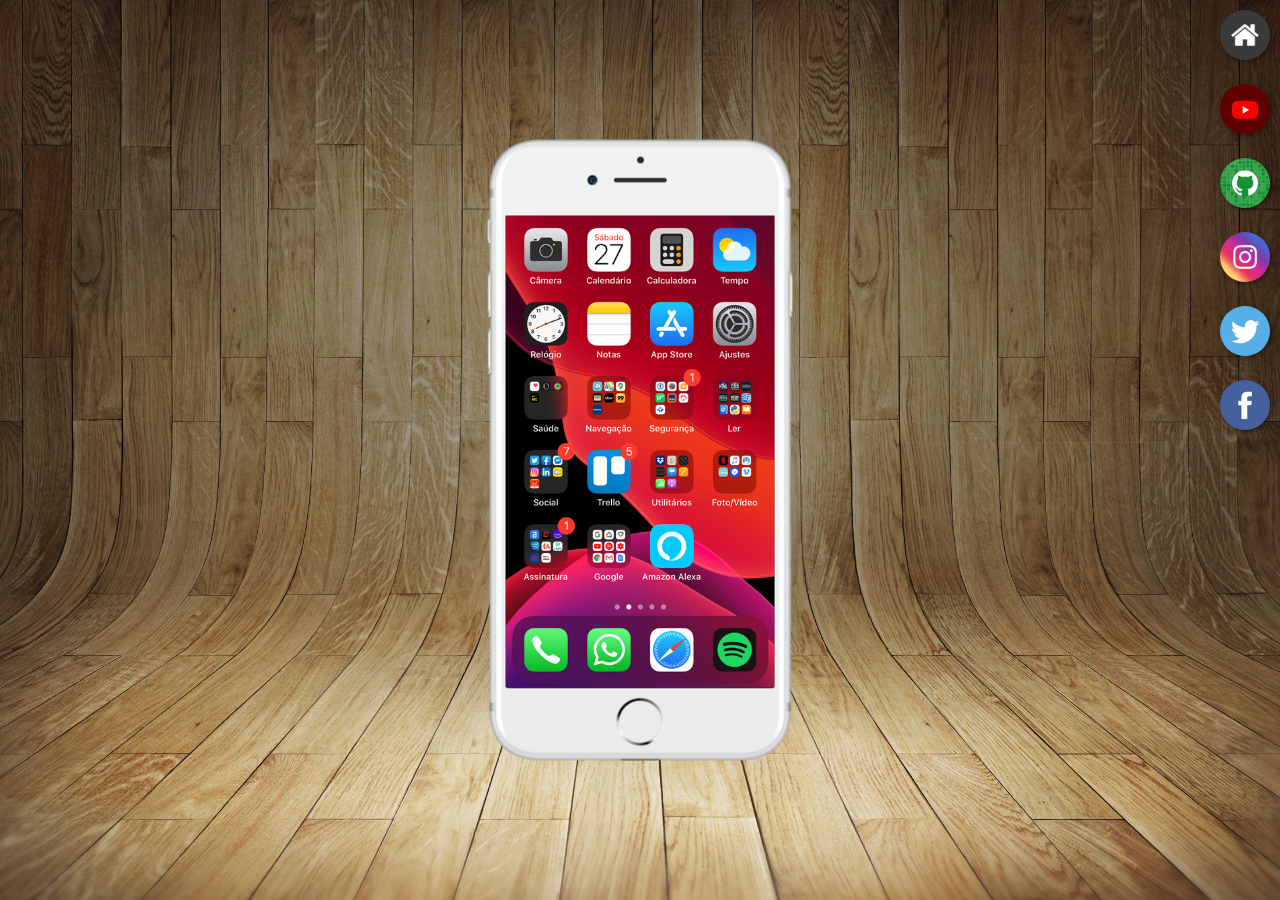
<file: index.html>
<!DOCTYPE html>
<html lang="pt-br">
<head>
    <meta charset="UTF-8">
    <meta name="viewport" content="width=device-width, initial-scale=1.0">
    <link rel="shortcut icon" href="favicon.ico" type="image/x-icon">
    <link rel="stylesheet" href="estilos/style.css">
    <title>Projeto Redes sociais</title>
</head>
<body>
    <main>
        <section id="telefone">
            <iframe src="home.html" name="tela" id="tela" frameborder="0"></iframe>
        </section>
        <section id="redes-sociais">
            <a href="home.html" target="tela"><img src="imagens/logo-home.jpg" alt="Home"></a><br>
            <a href="youtube.html" target="tela"><img src="imagens/logo-youtube.jpg" alt="YouTube"></a><br>
            <a href="github.html" target="tela"><img src="imagens/logo-github.jpg" alt="GitHub"></a><br>
            <a href="instagram.html" target="tela"><img src="imagens/logo-instagram.jpg" alt="Instagram"></a><br>
            <a href="twitter.html" target="tela"><img src="imagens/logo-twitter.jpg" alt="Twitter"></a><br>
            <a href="facebook.html" target="tela"><img src="imagens/logo-facebook.jpg" alt="Facebook"></a>
        </section>
    </main>
</body>
</html>
</file>
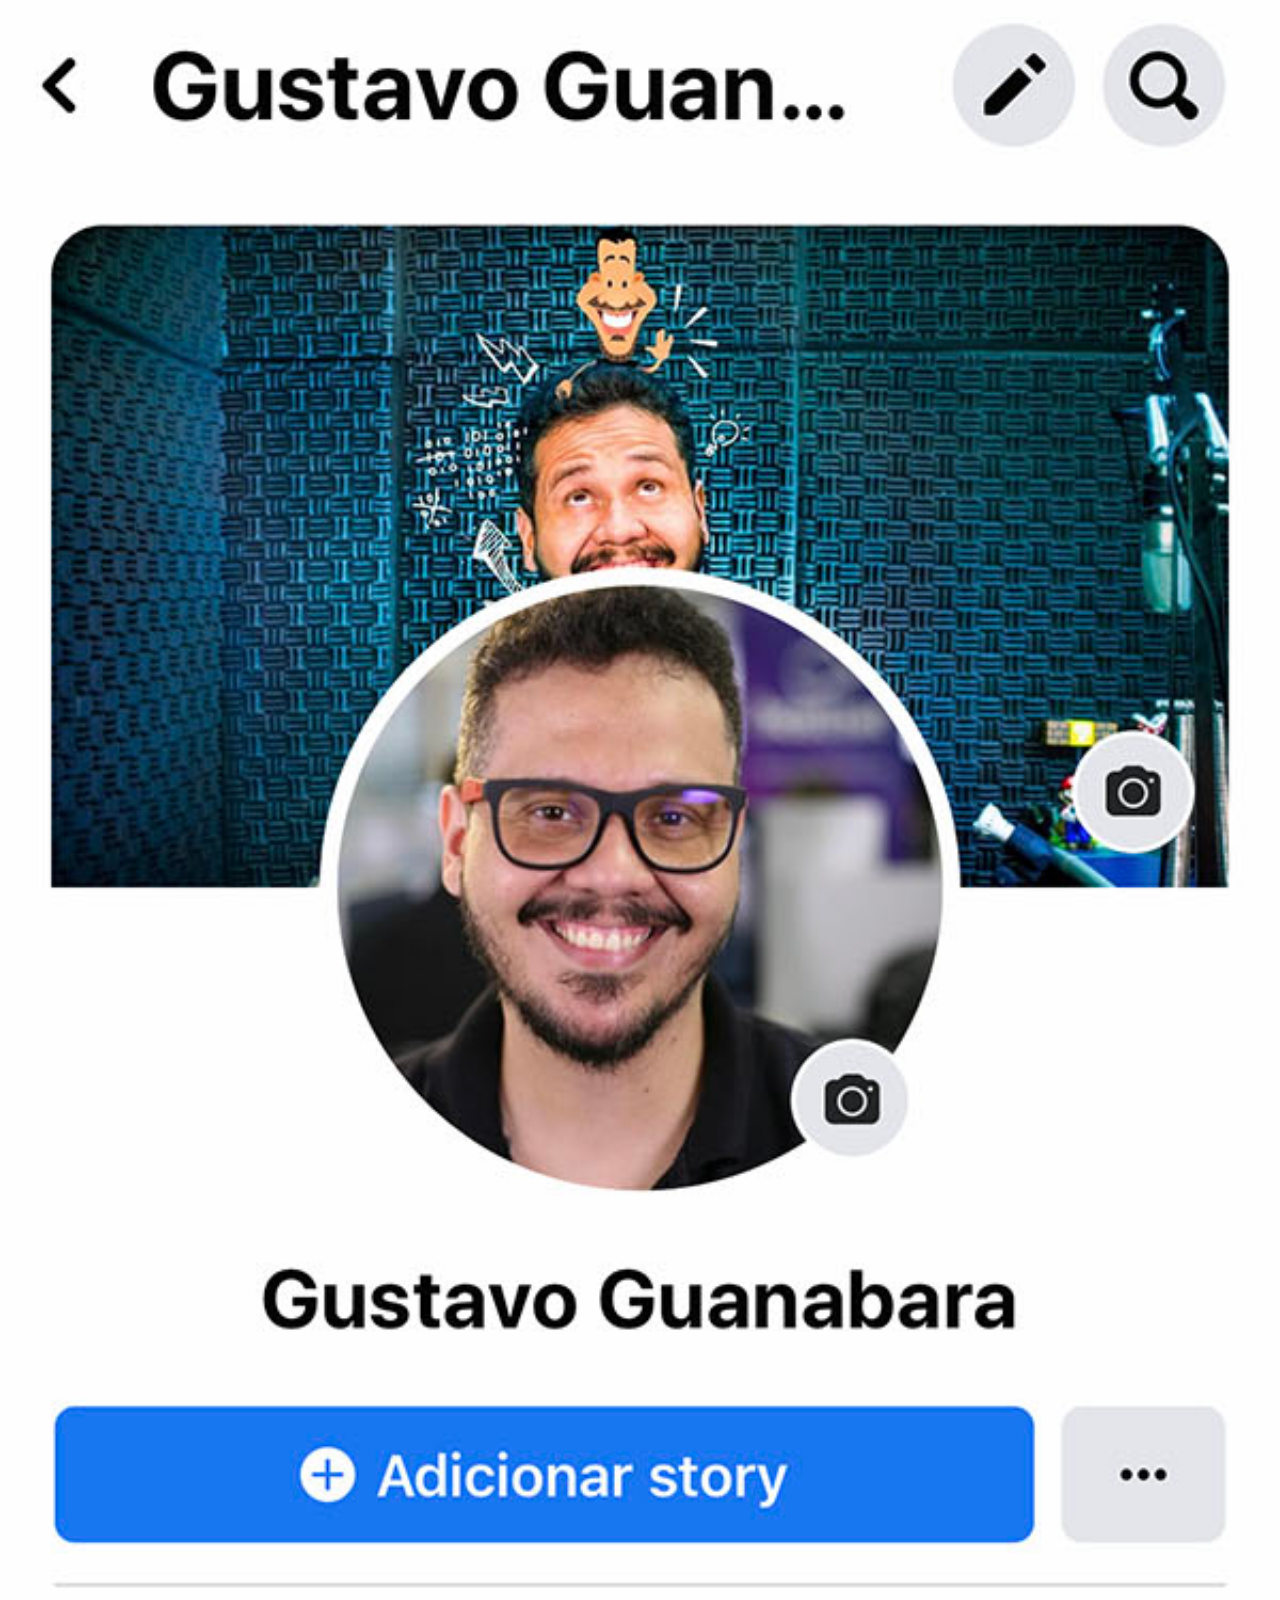
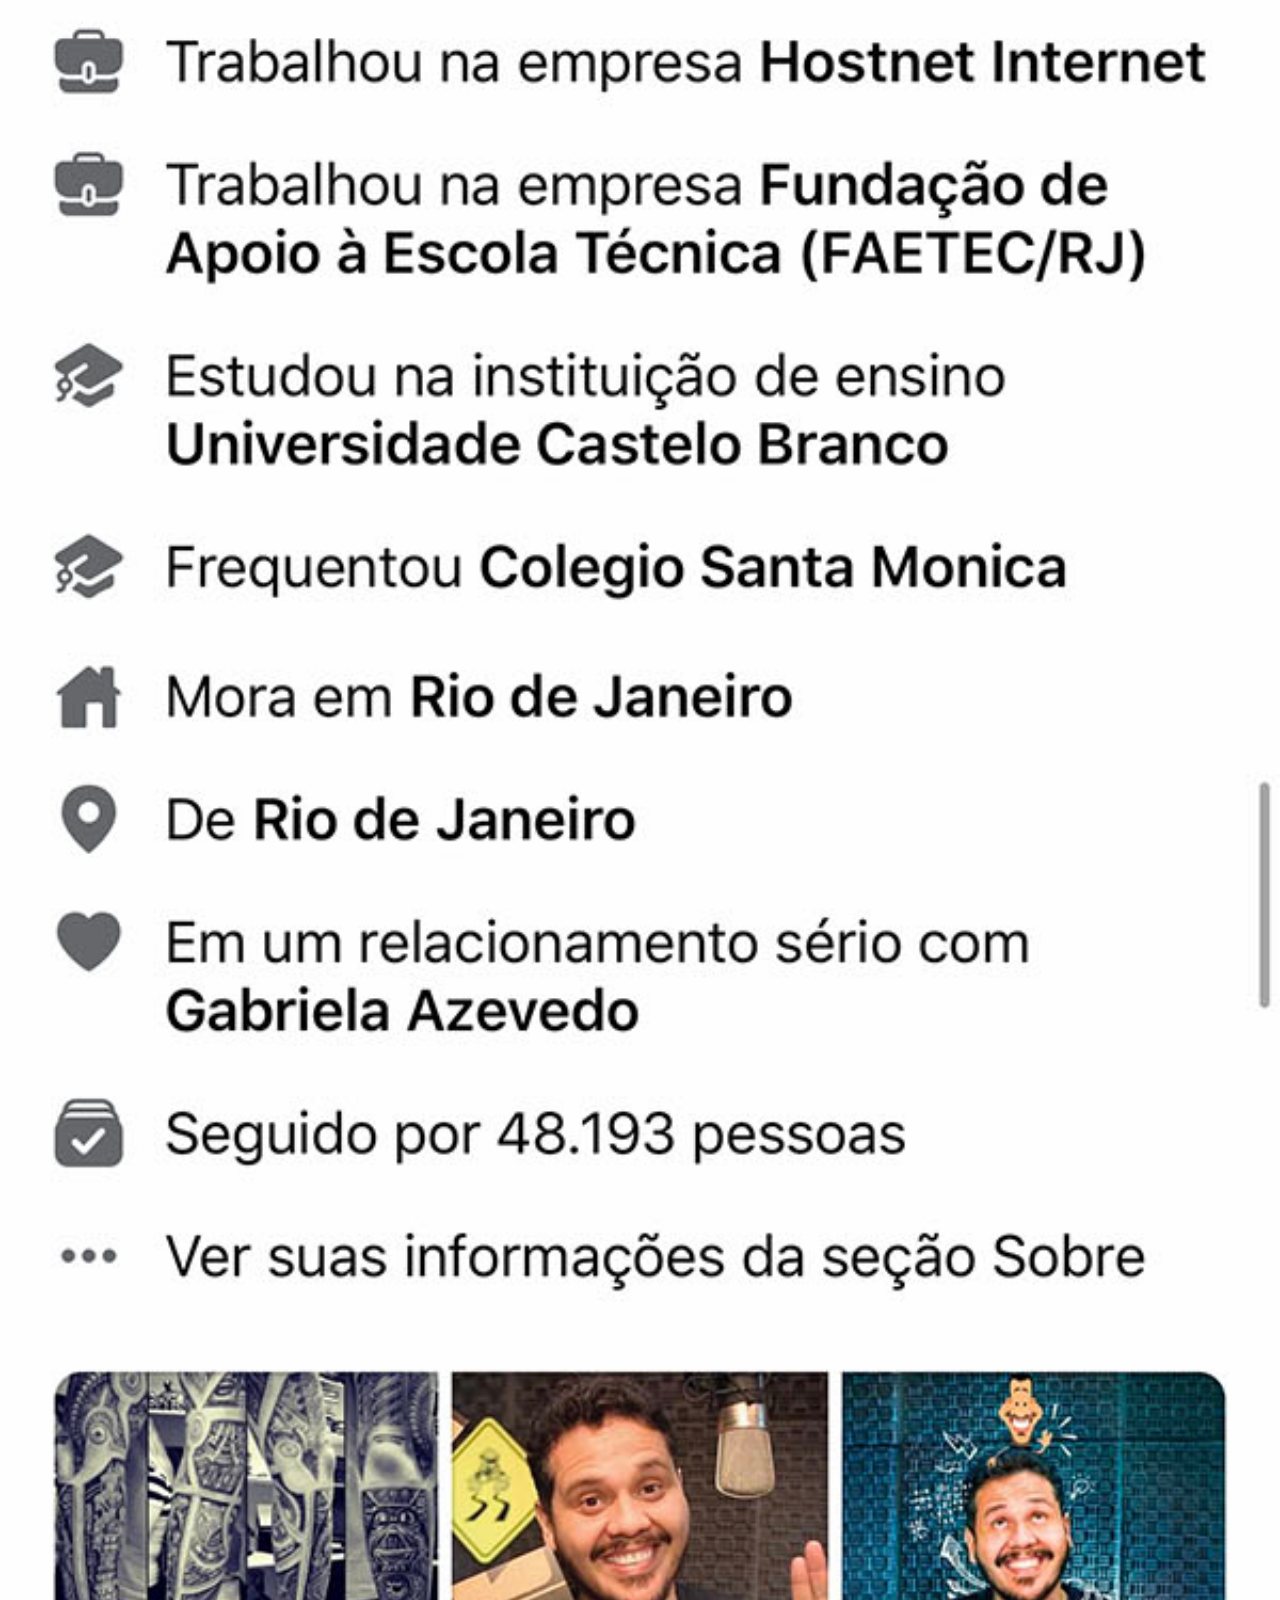
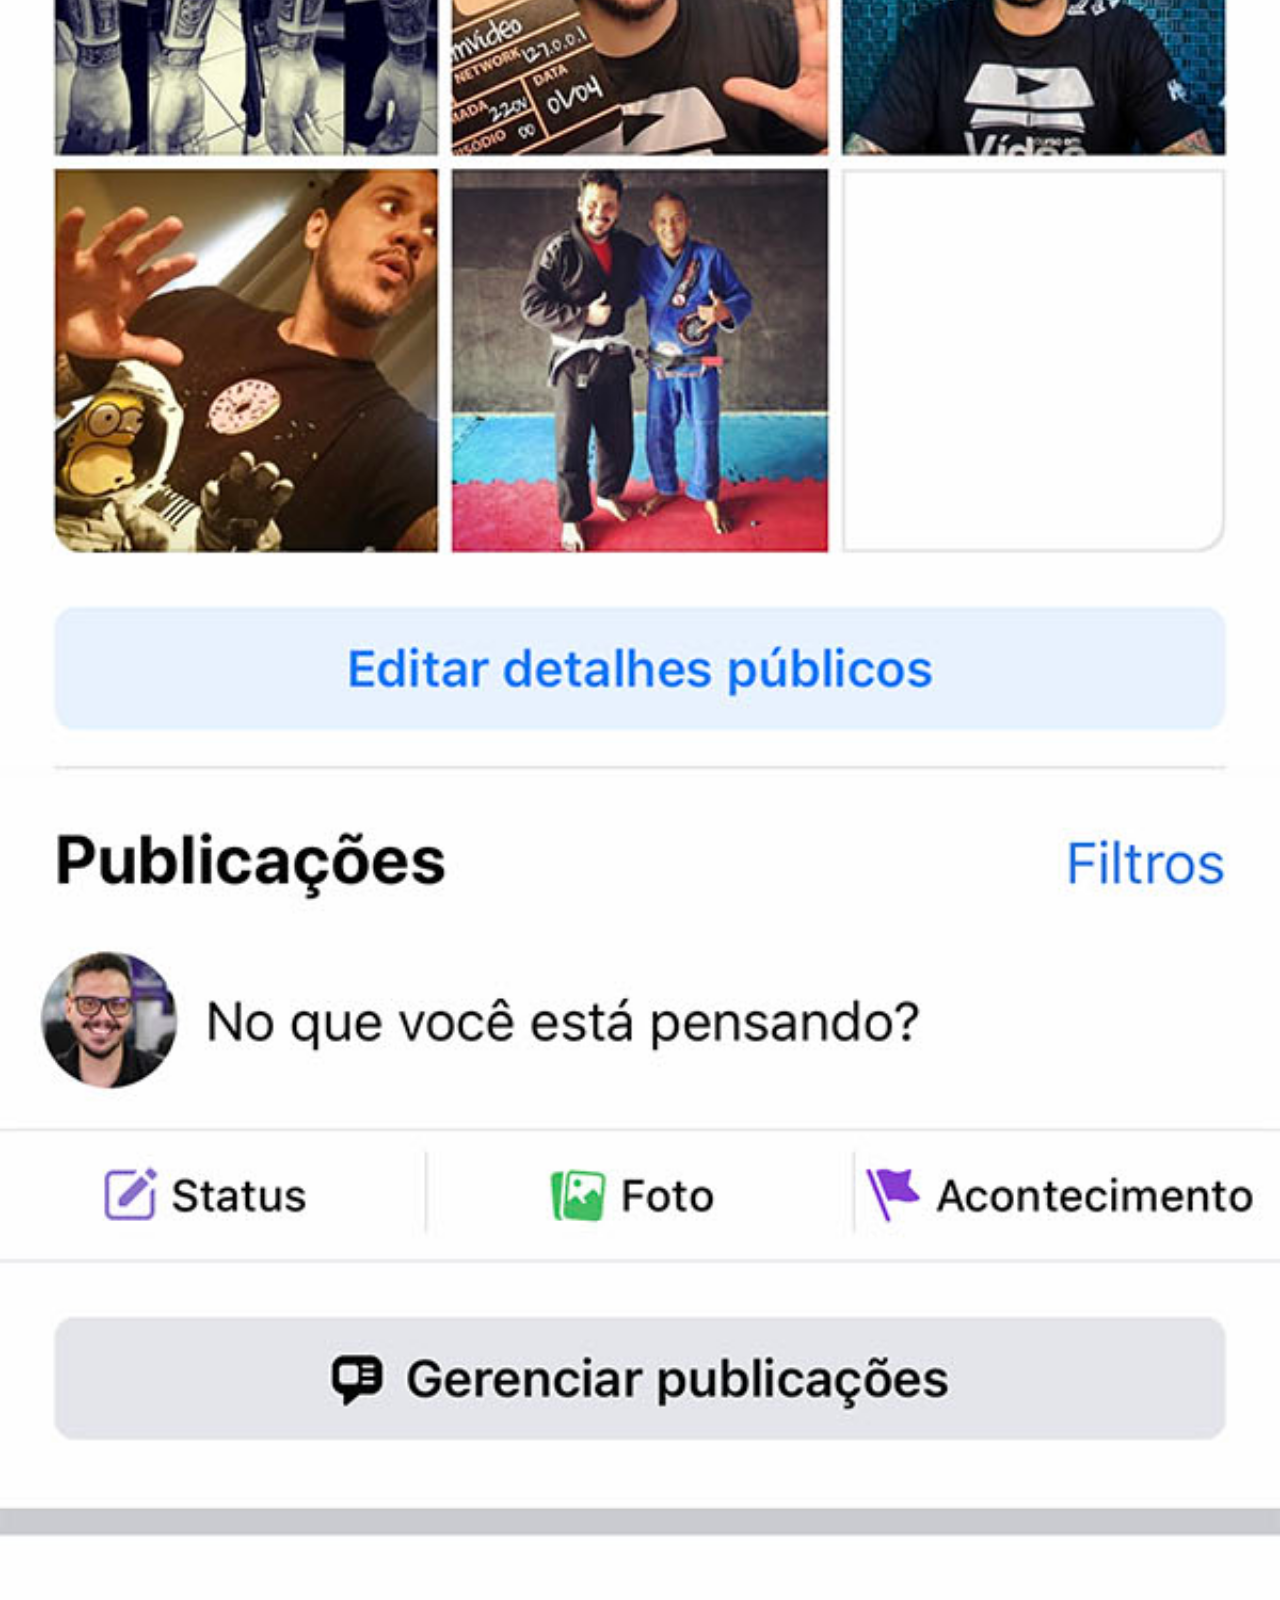
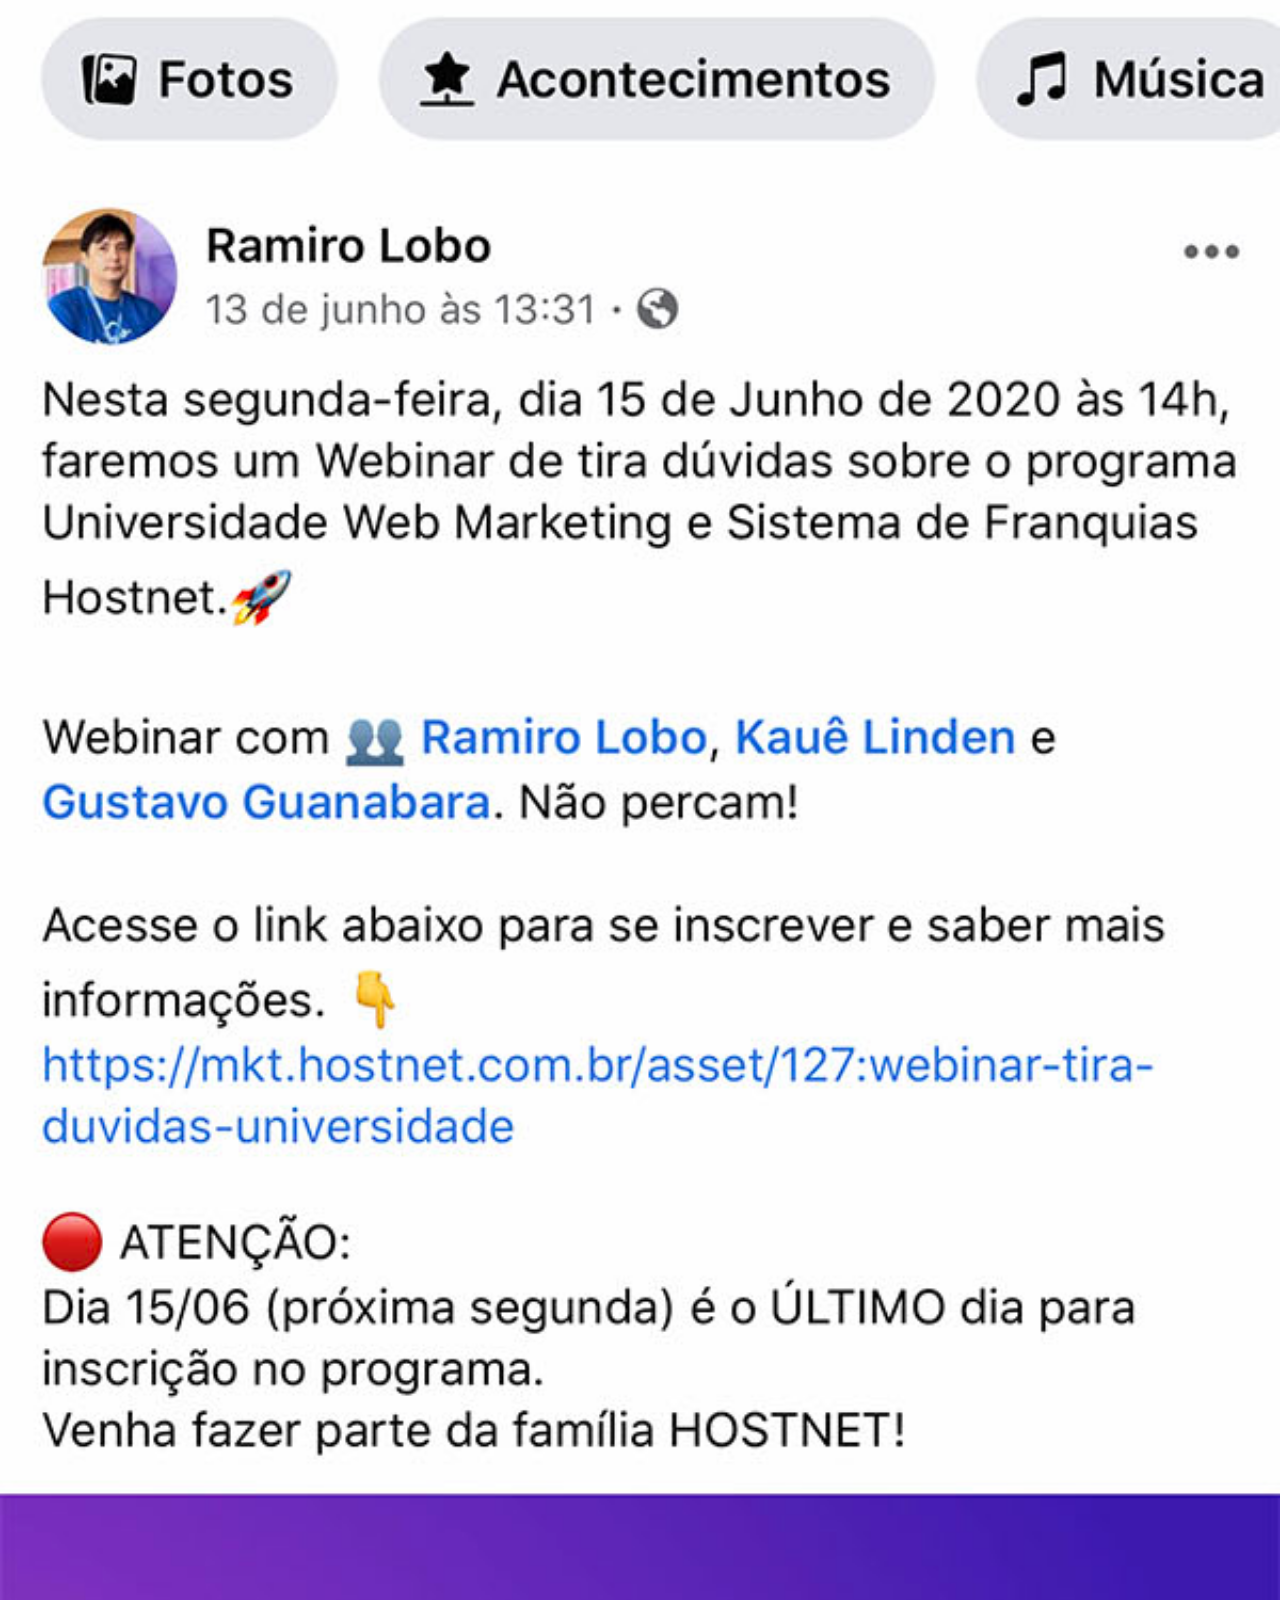
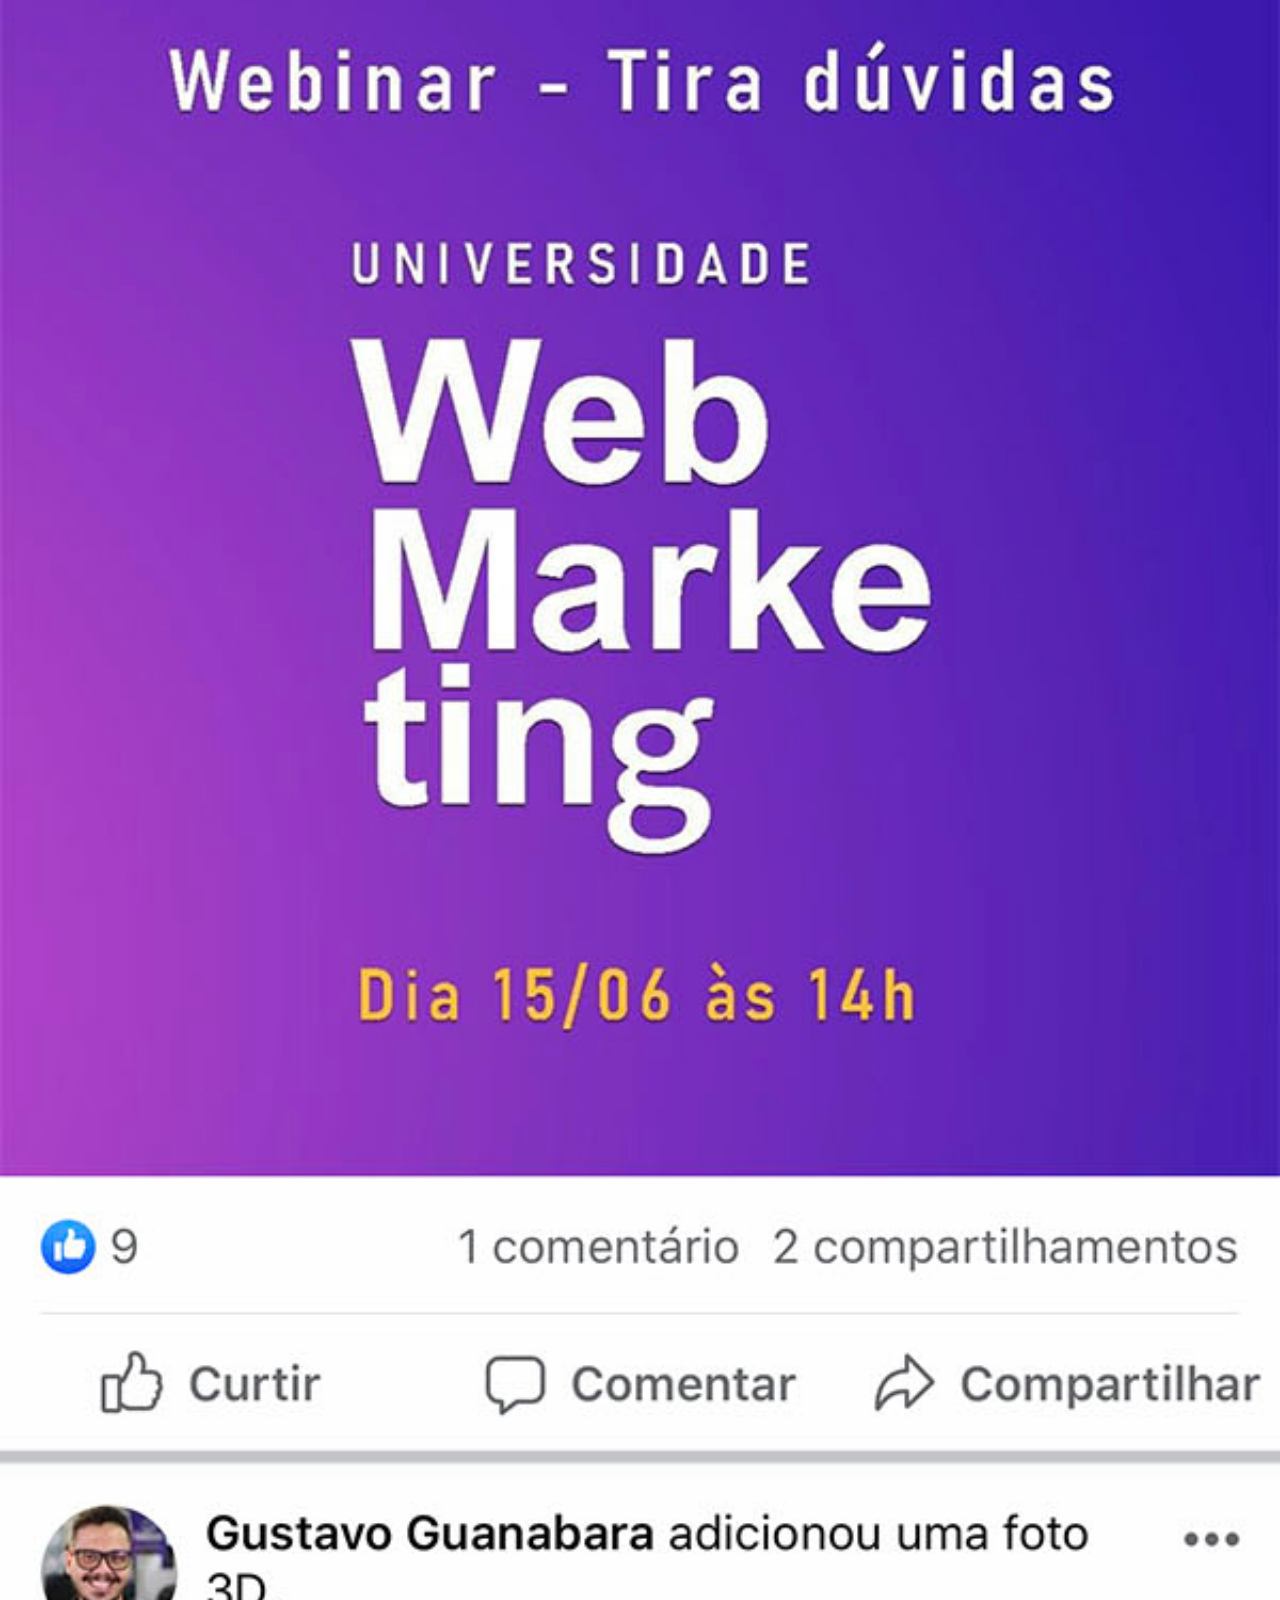
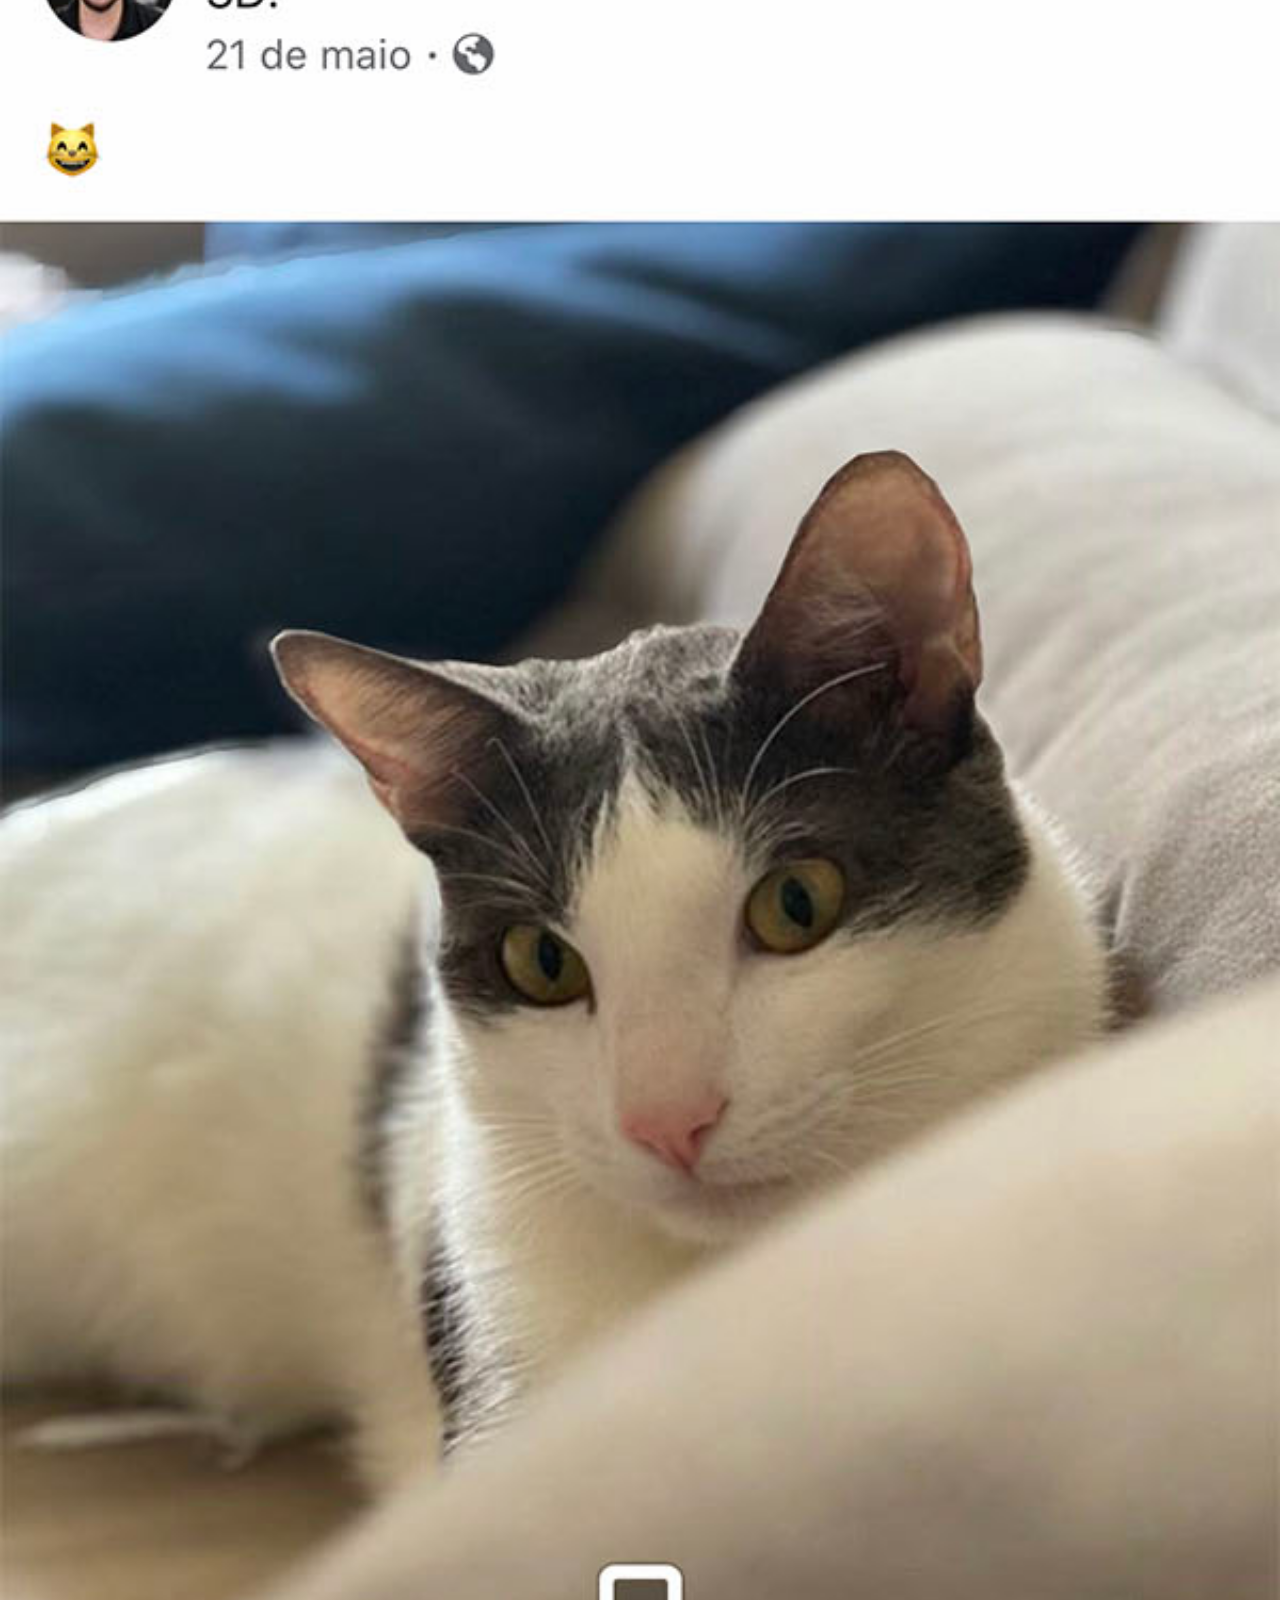
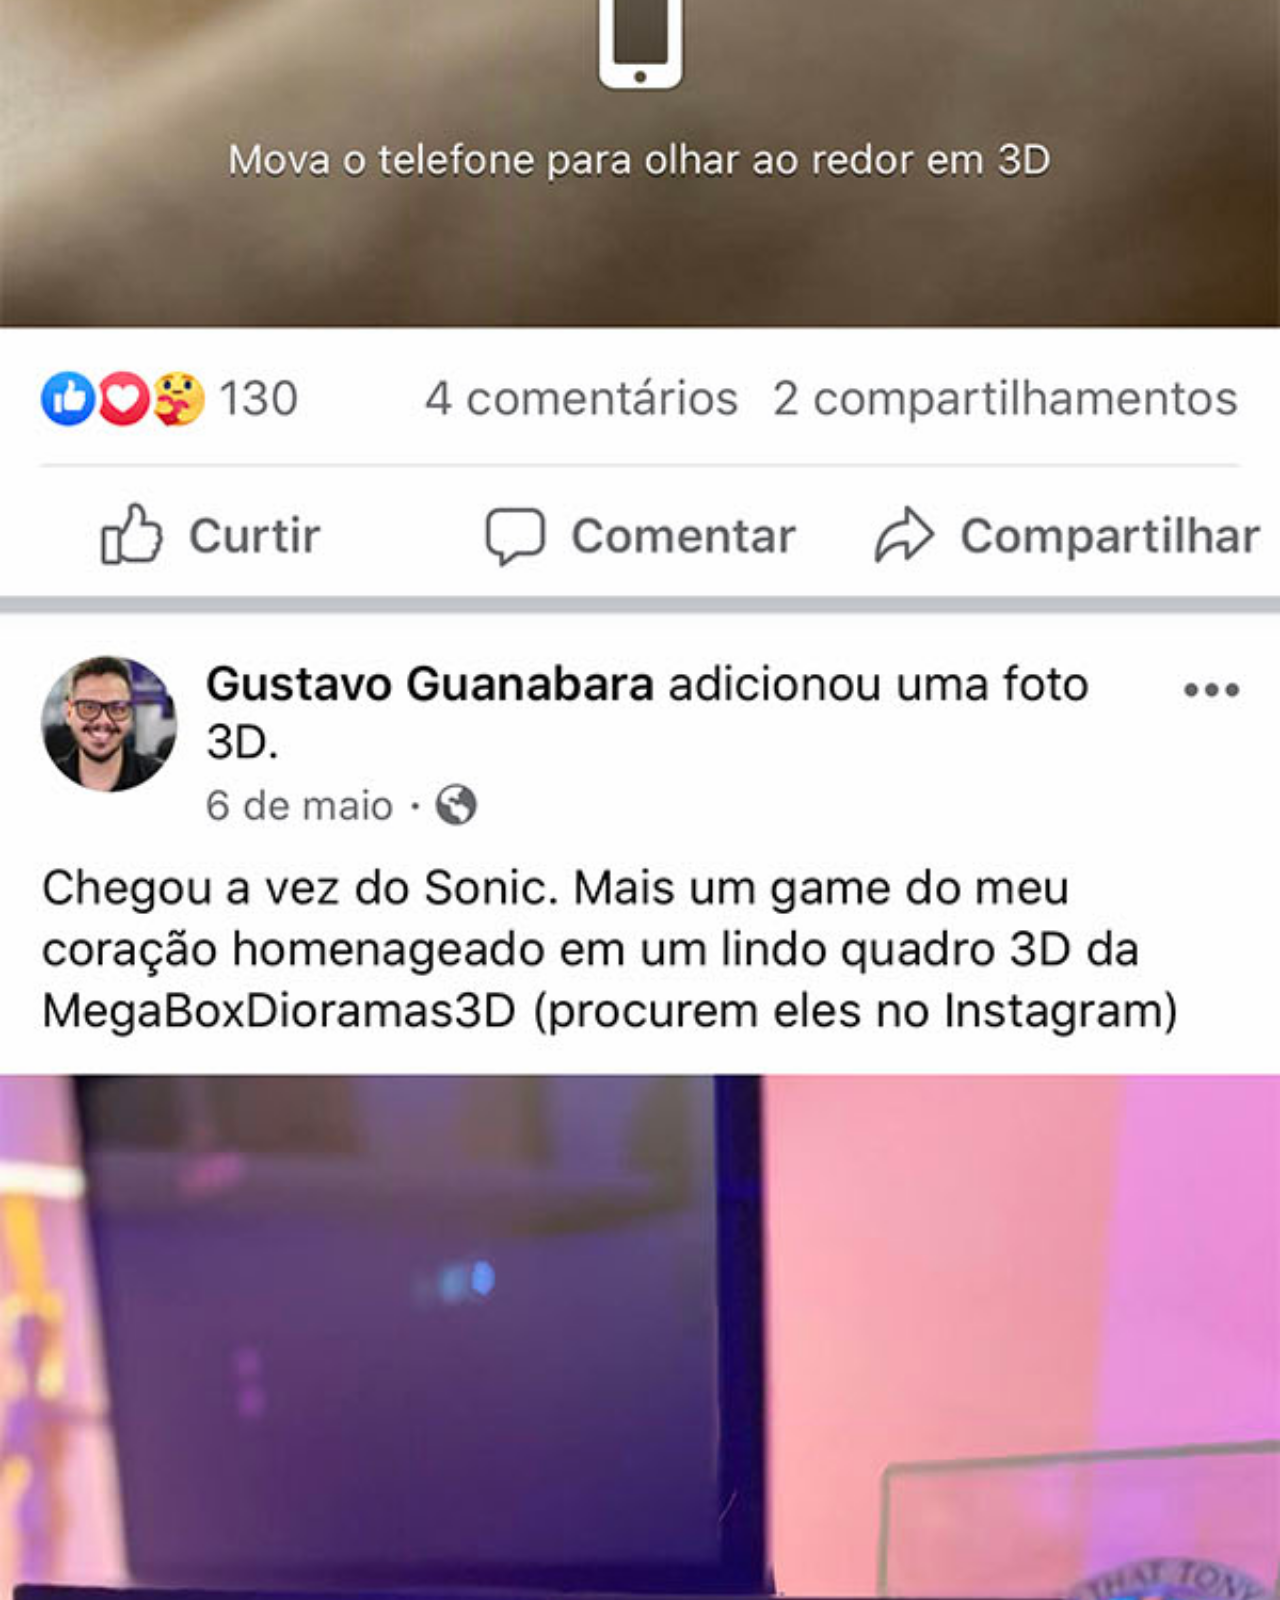
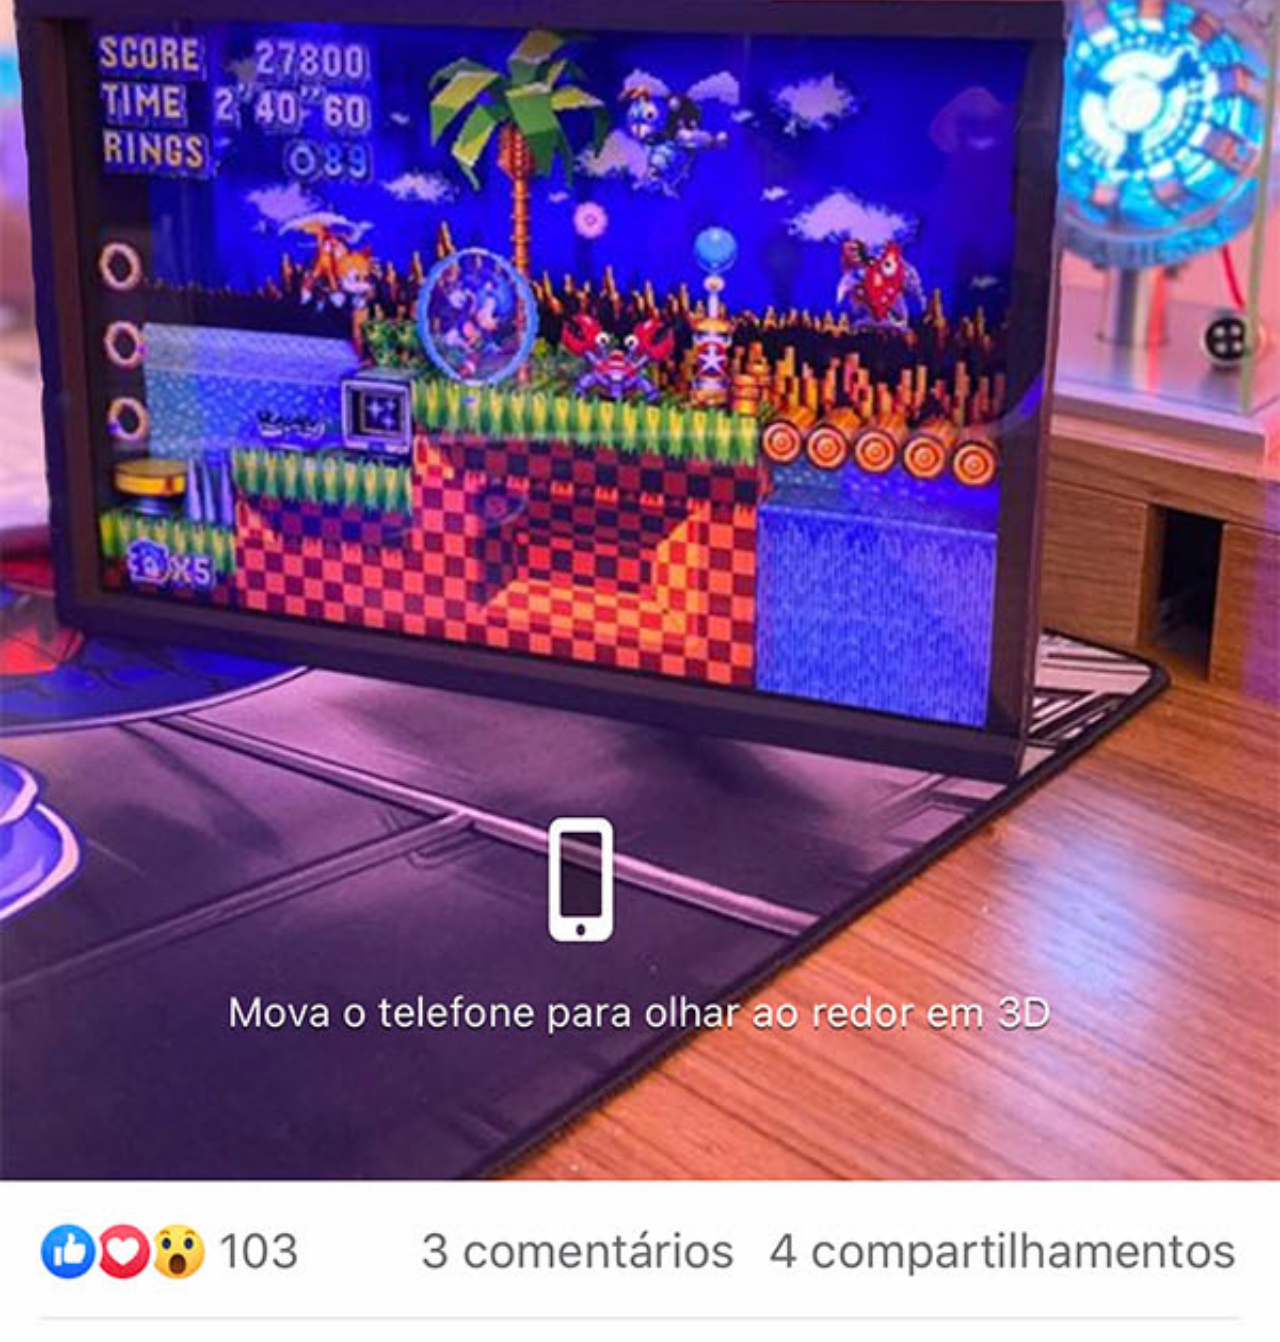
<file: facebook.html>
<!DOCTYPE html>
<html lang="pt-br">
<head>
    <meta charset="UTF-8">
    <meta name="viewport" content="width=device-width, initial-scale=1.0">
    <title>YouTube</title>
    <link rel="stylesheet" href="estilos/social.css">
</head>
<body>
    <img src="imagens/tela-facebook.jpg" alt="">

</body>
</html>
</file>
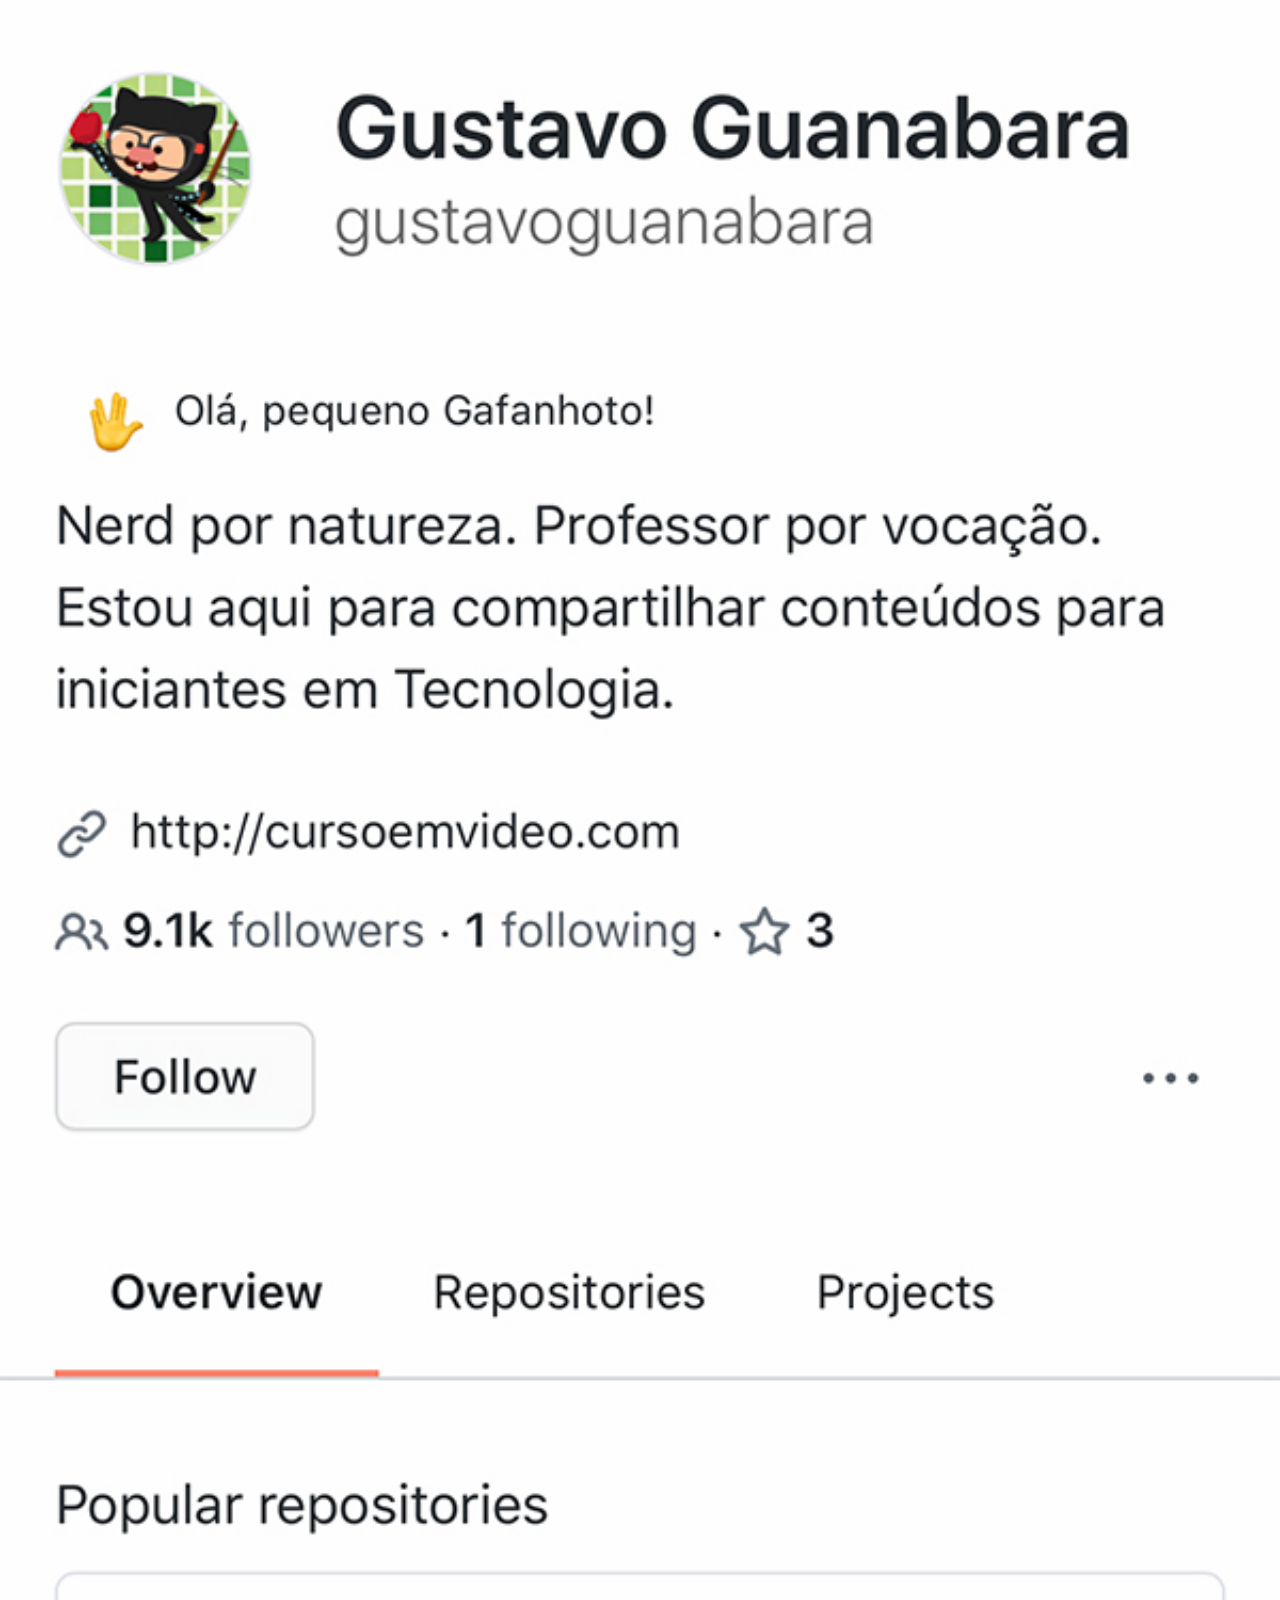
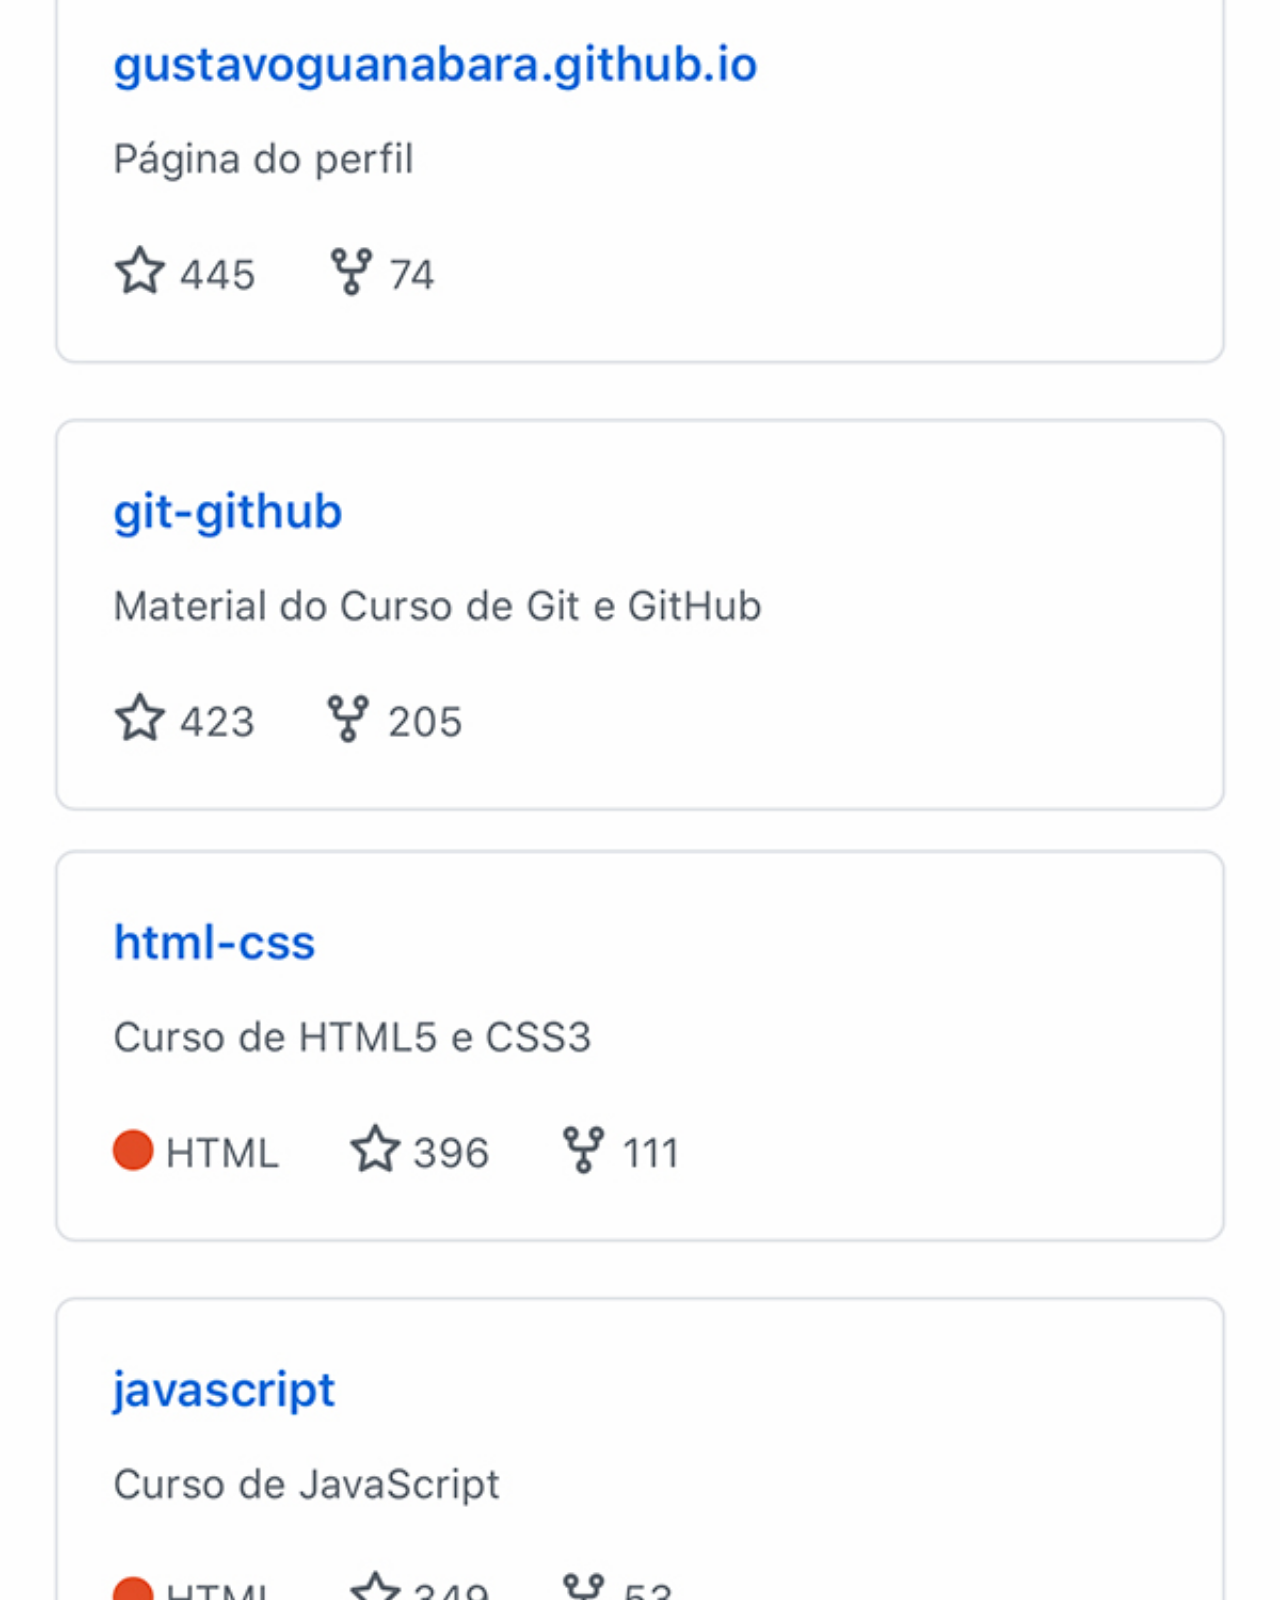
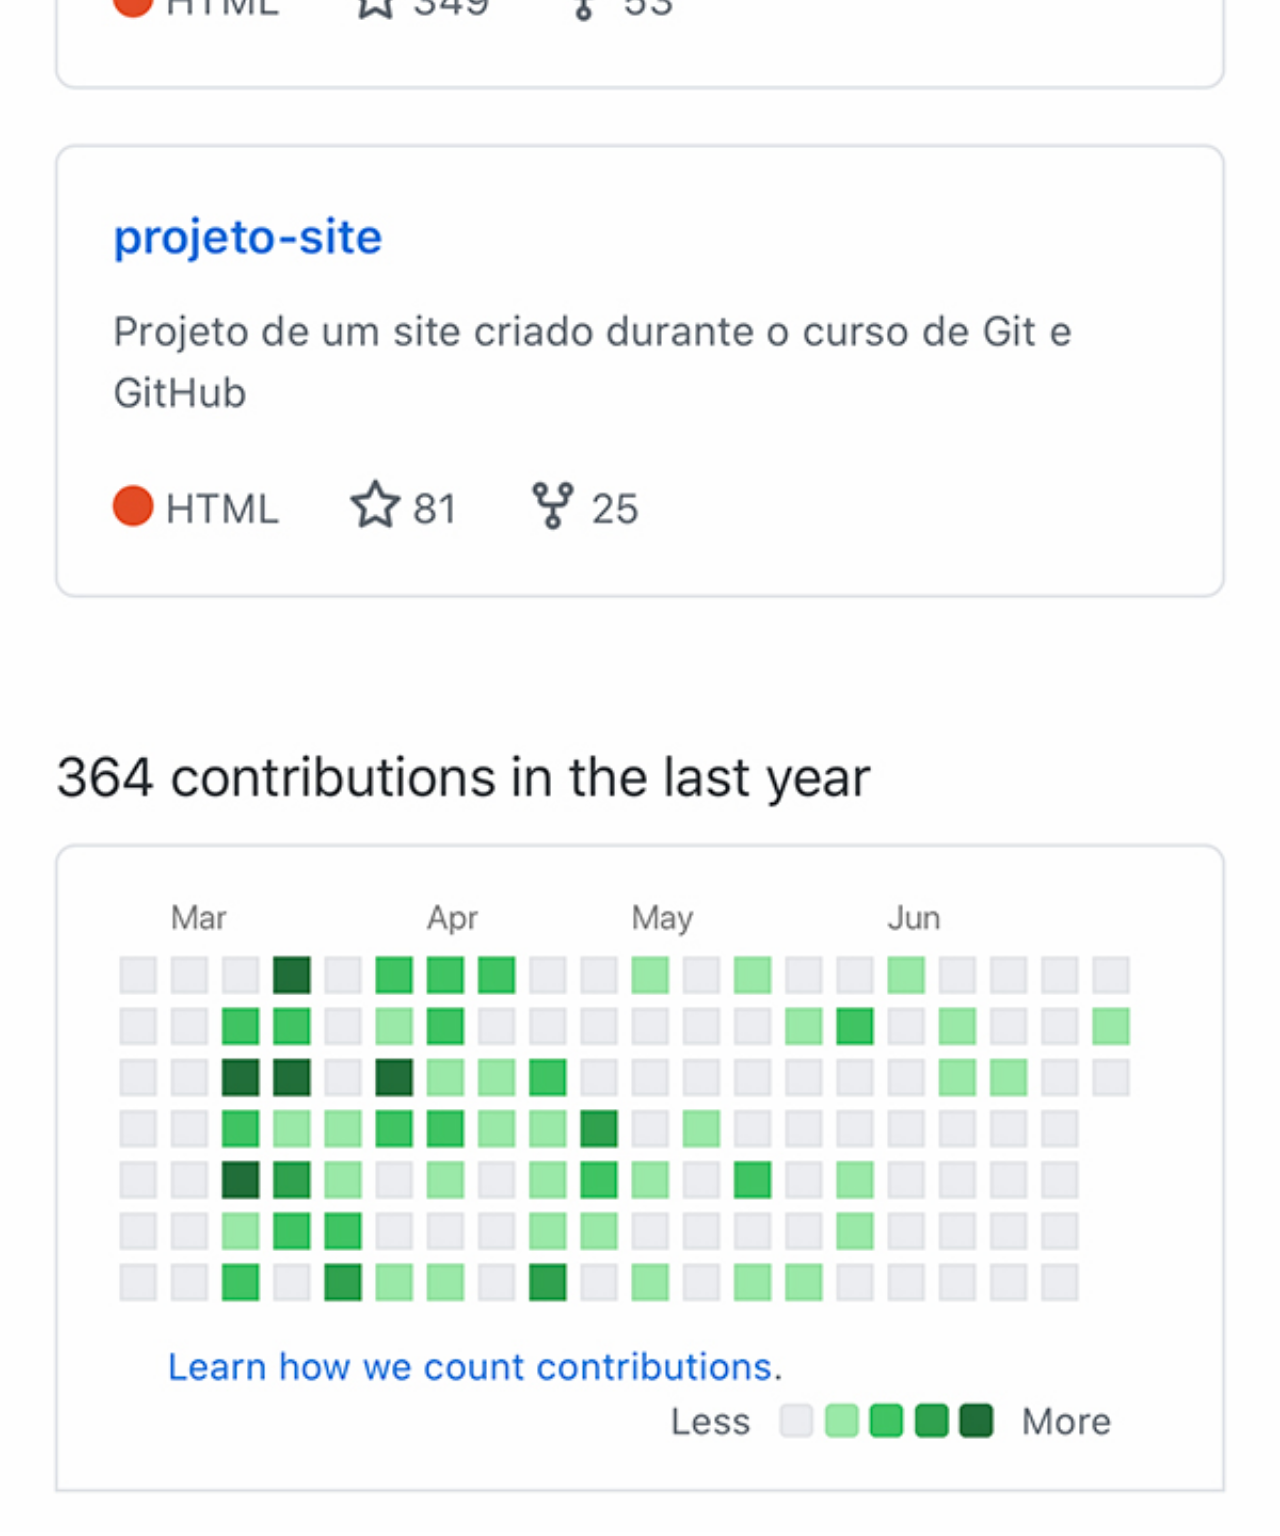
<file: github.html>
<!DOCTYPE html>
<html lang="pt-br">
<head>
    <meta charset="UTF-8">
    <meta name="viewport" content="width=device-width, initial-scale=1.0">
    <title>GitHub</title>
    <link rel="stylesheet" href="estilos/social.css">
</head>
<body>
    <img src="imagens/tela-github.jpg" alt="">

</body>
</html>
</file>
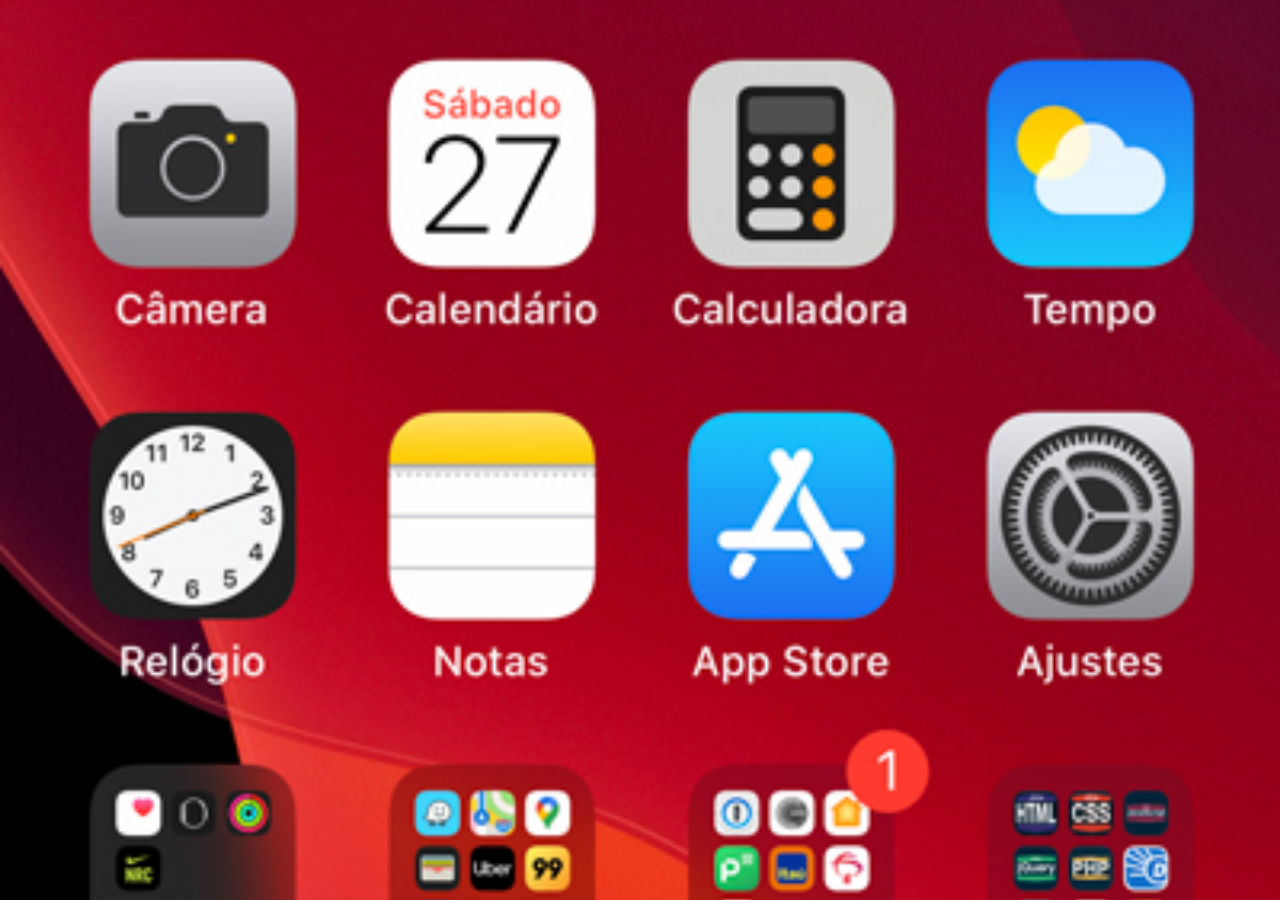
<file: home.html>
<!DOCTYPE html>
<html lang="pt-br">
<head>
    <meta charset="UTF-8">
    <meta name="viewport" content="width=device-width, initial-scale=1.0">
    <title>Home</title>
    <style>
        *{
            margin: 0px;
            padding: 0px;

        }

        body {
            width: 100vw;
            height: 100vh;
            background: black url('imagens/tela-home.jpg') no-repeat top center;
            background-size: cover;
        }
    </style>
</head>
<body>
    
</body>
</html>
</file>
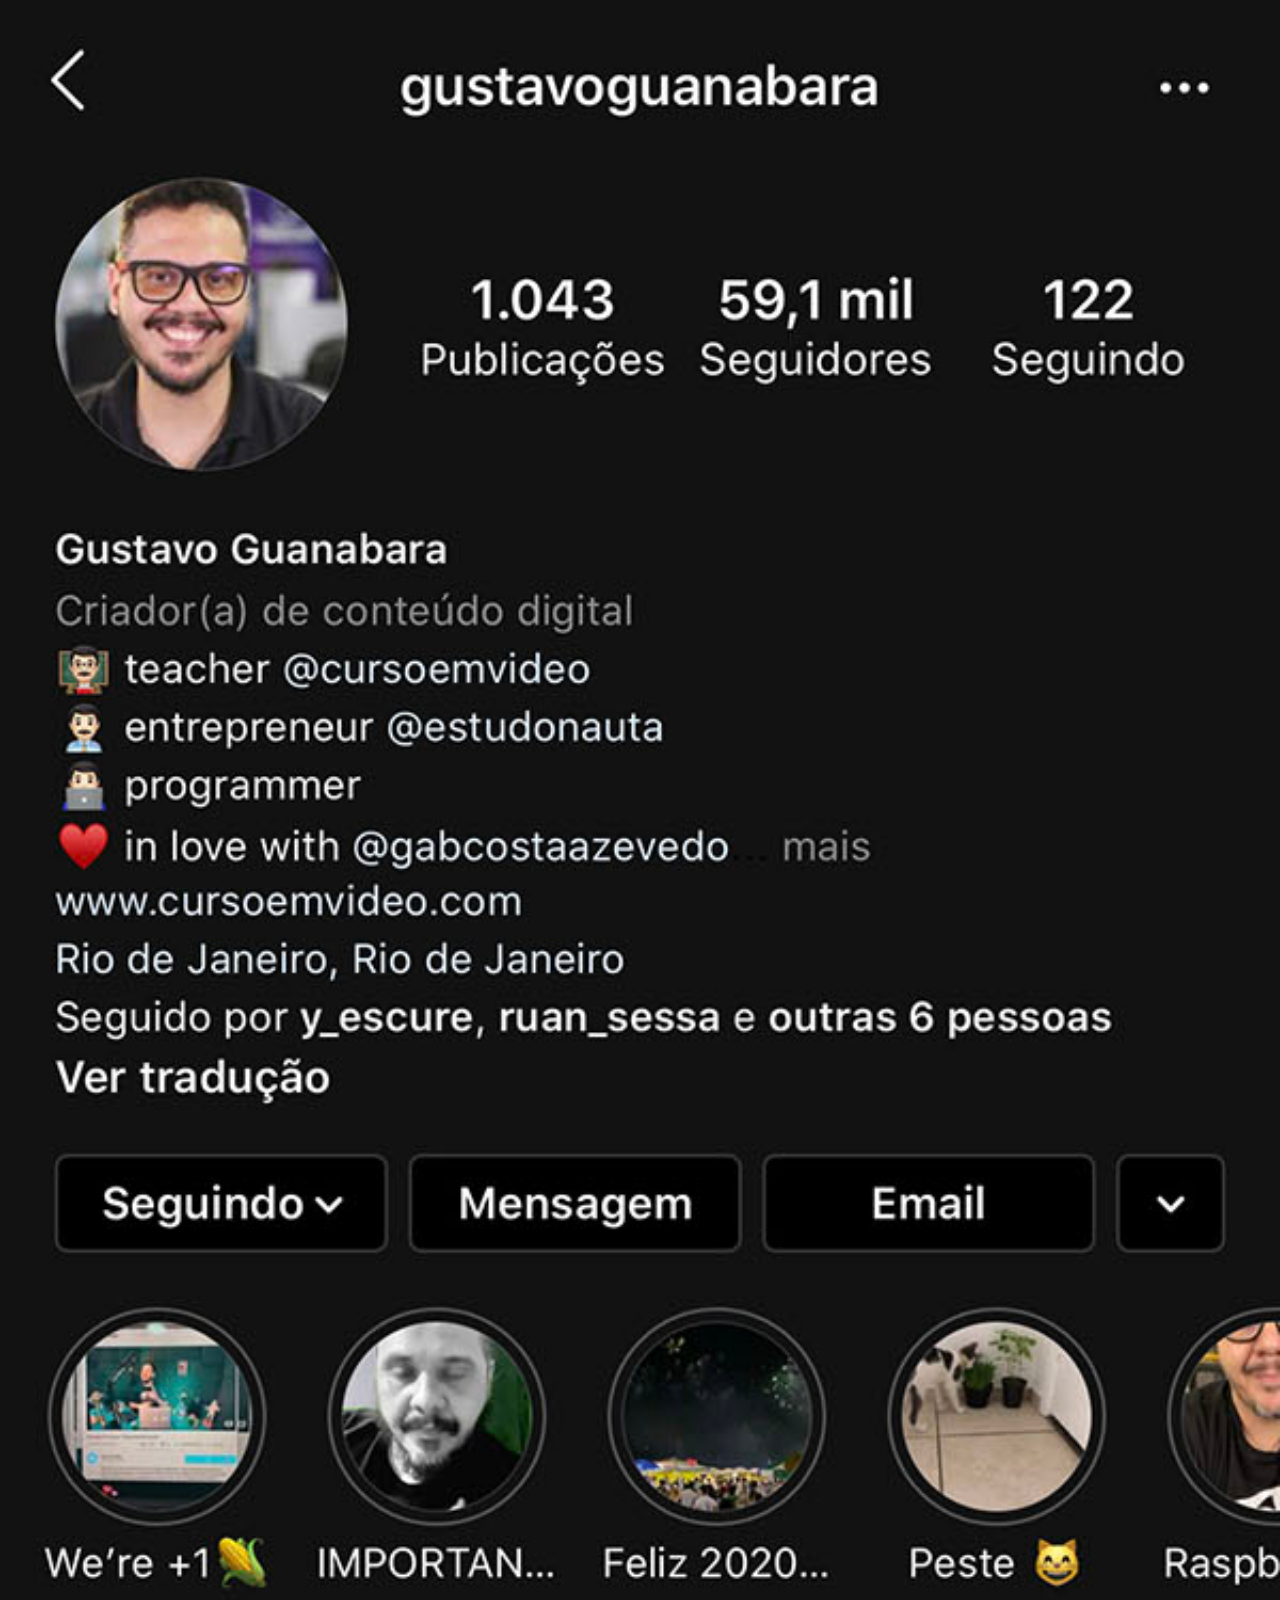
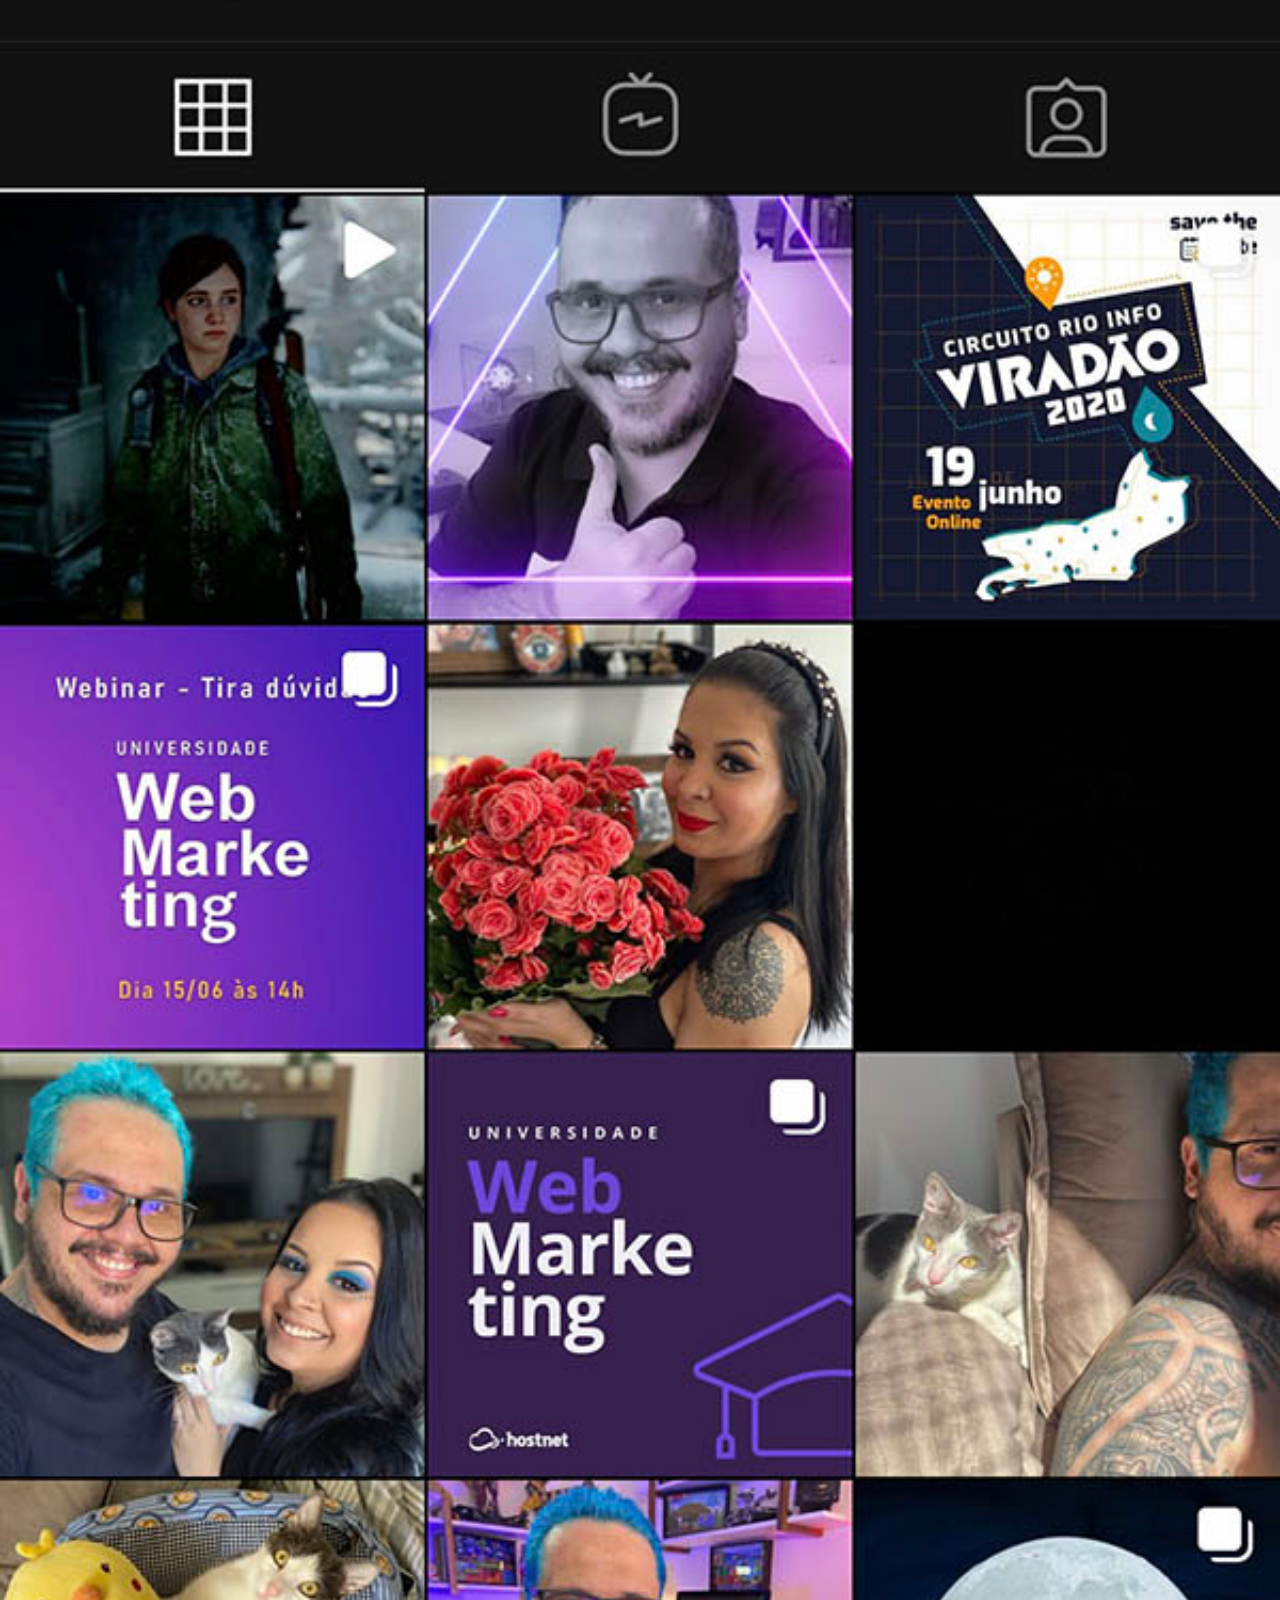
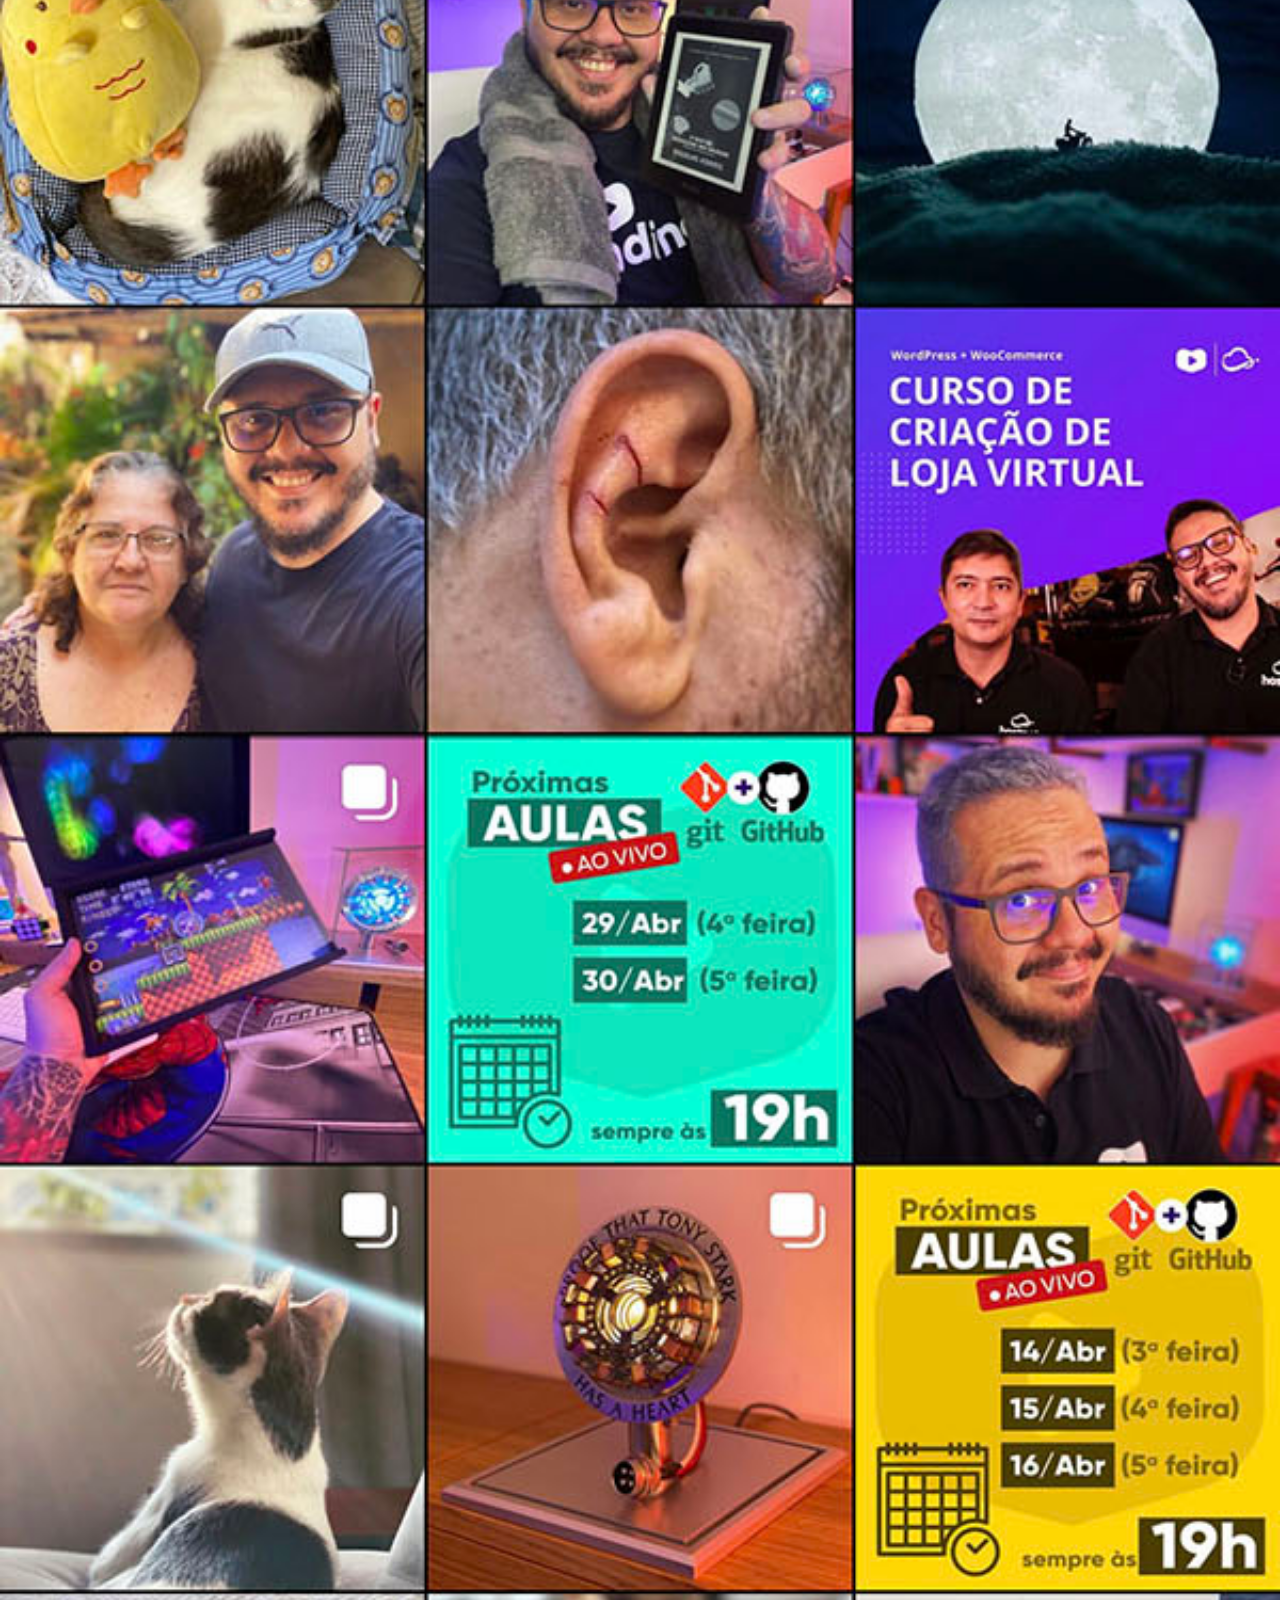
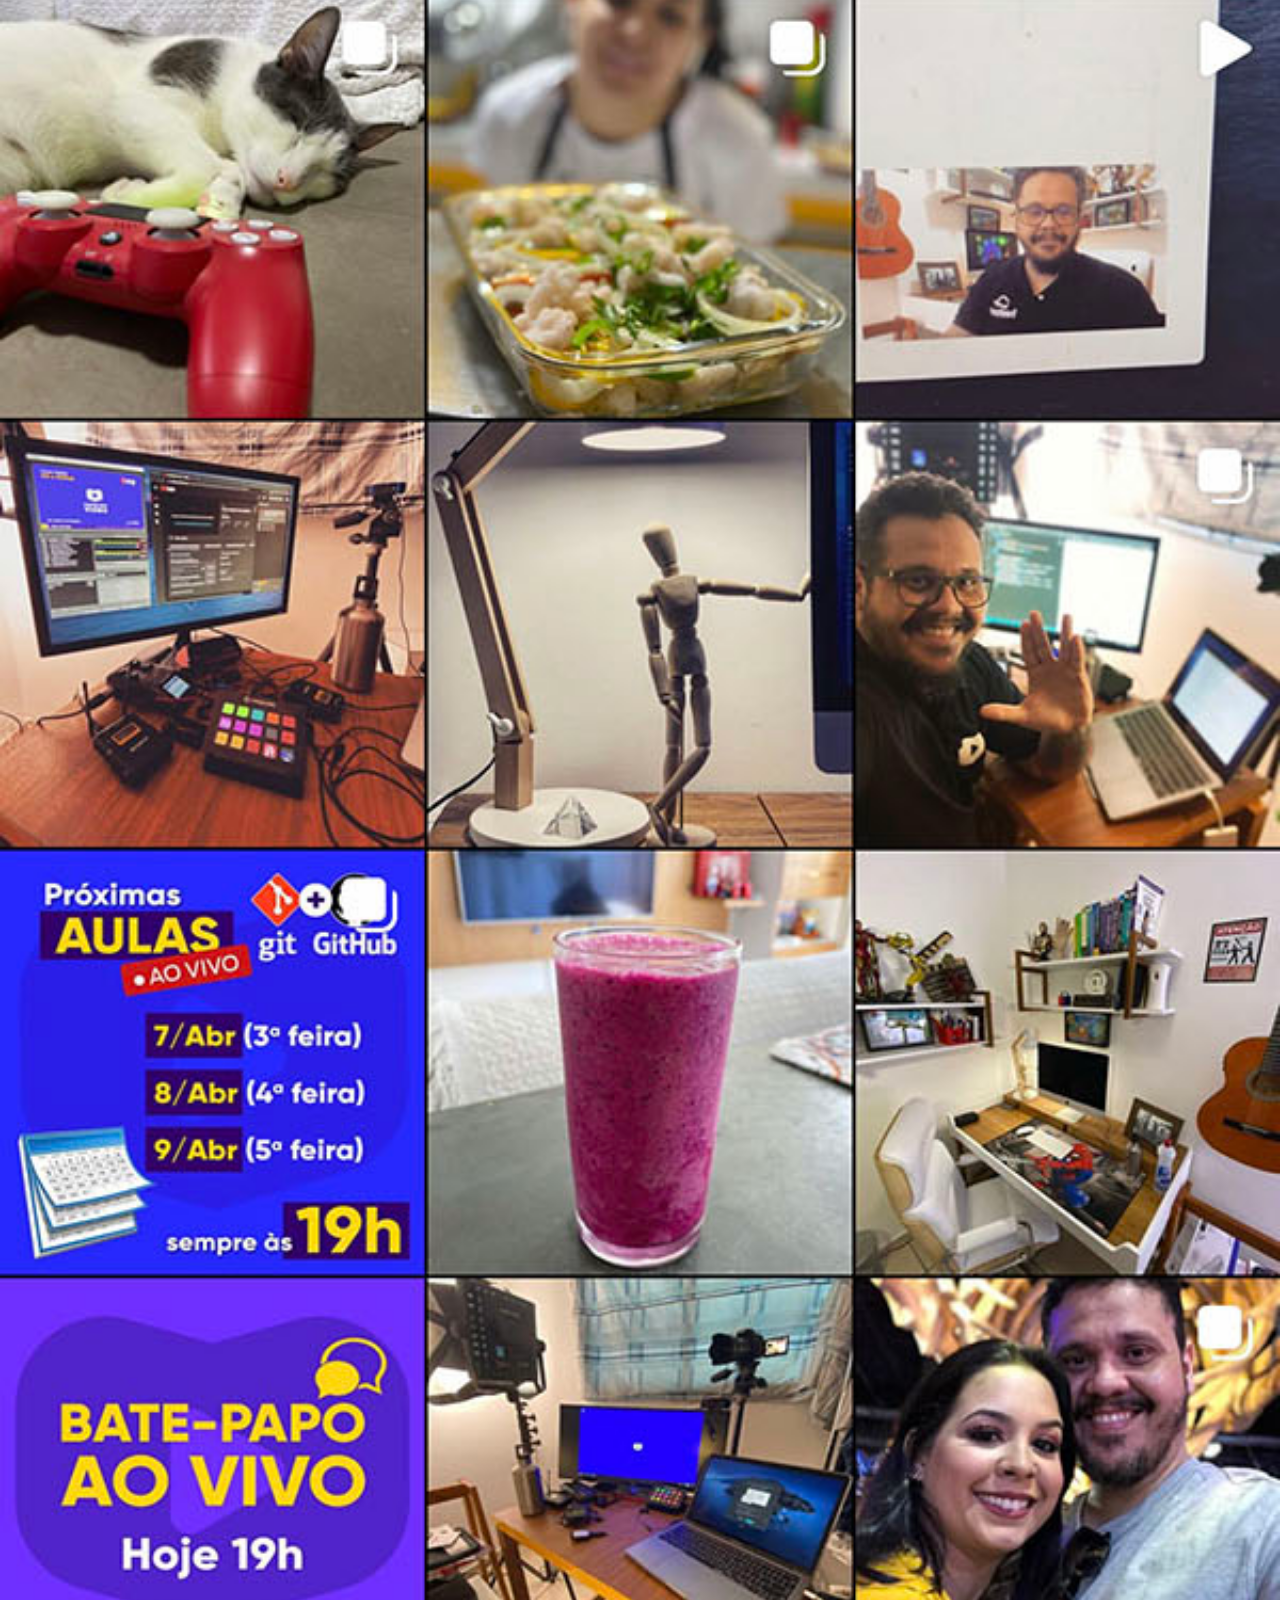
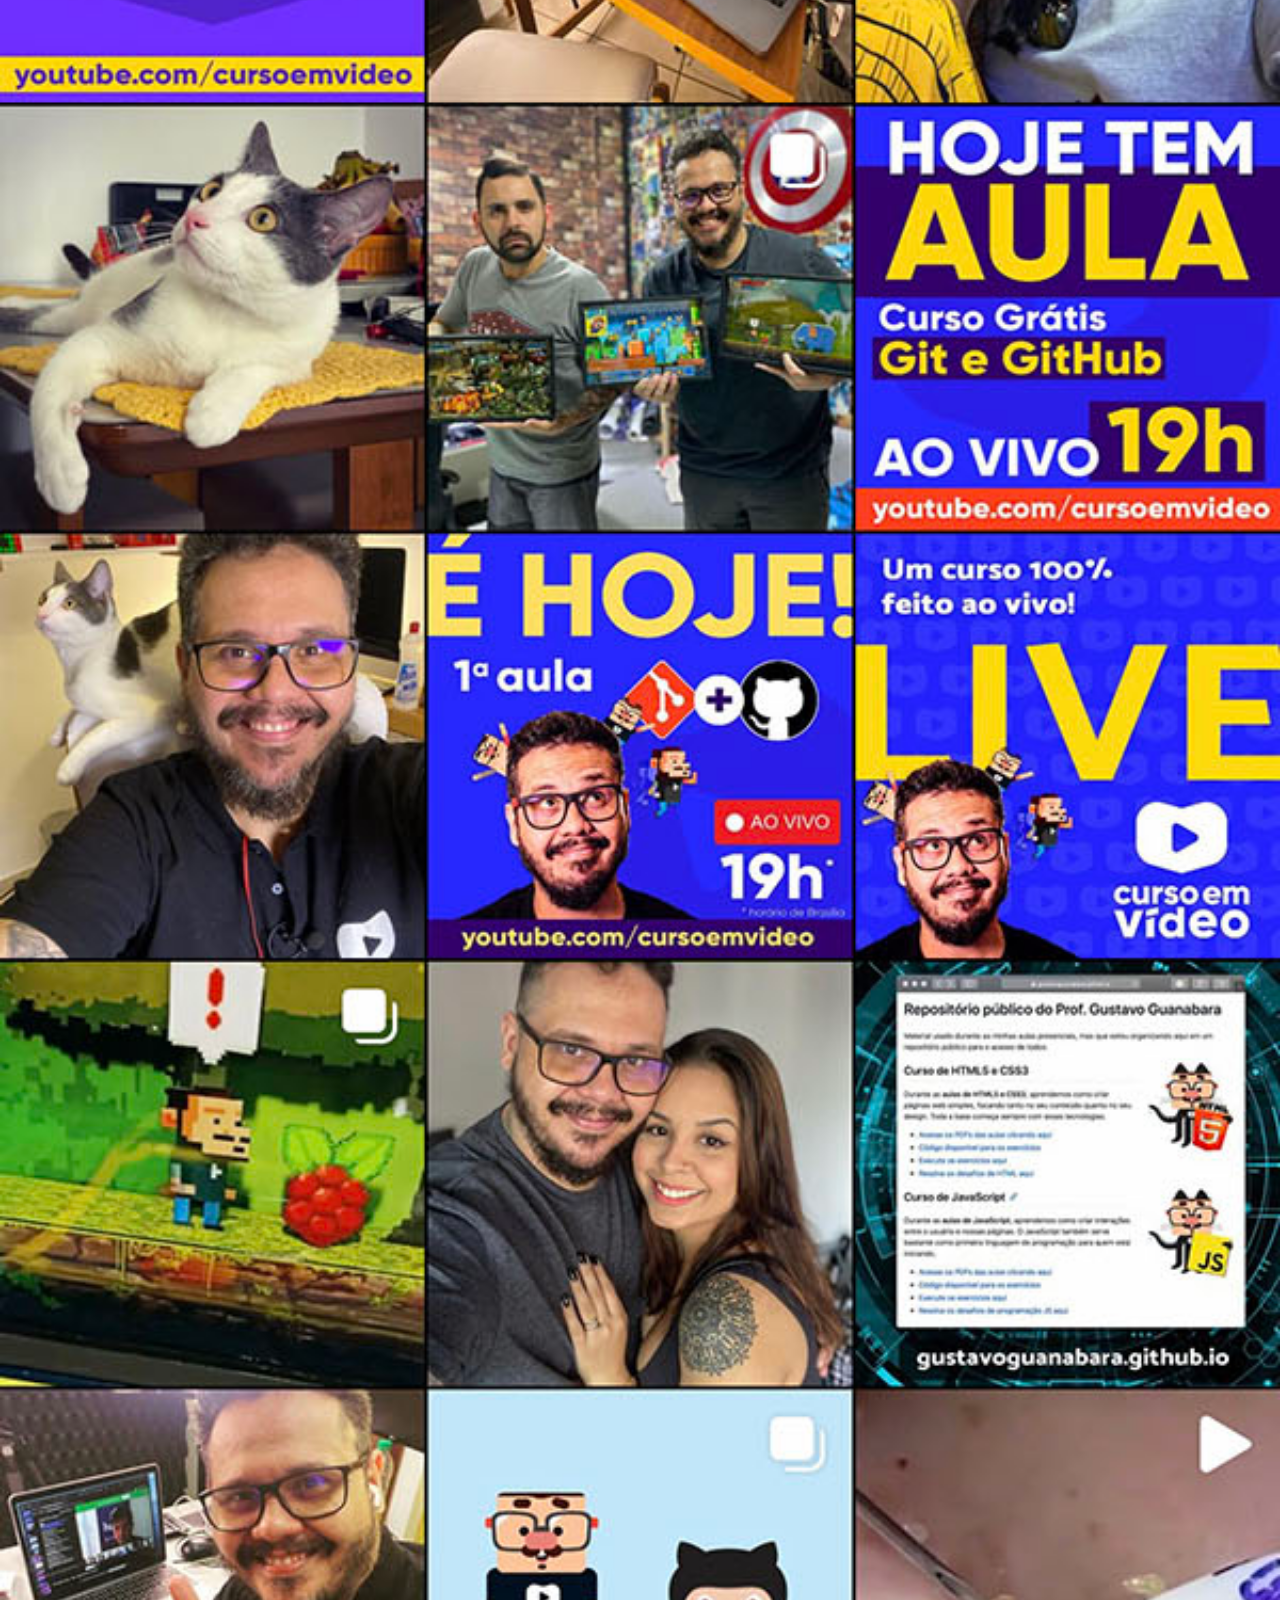
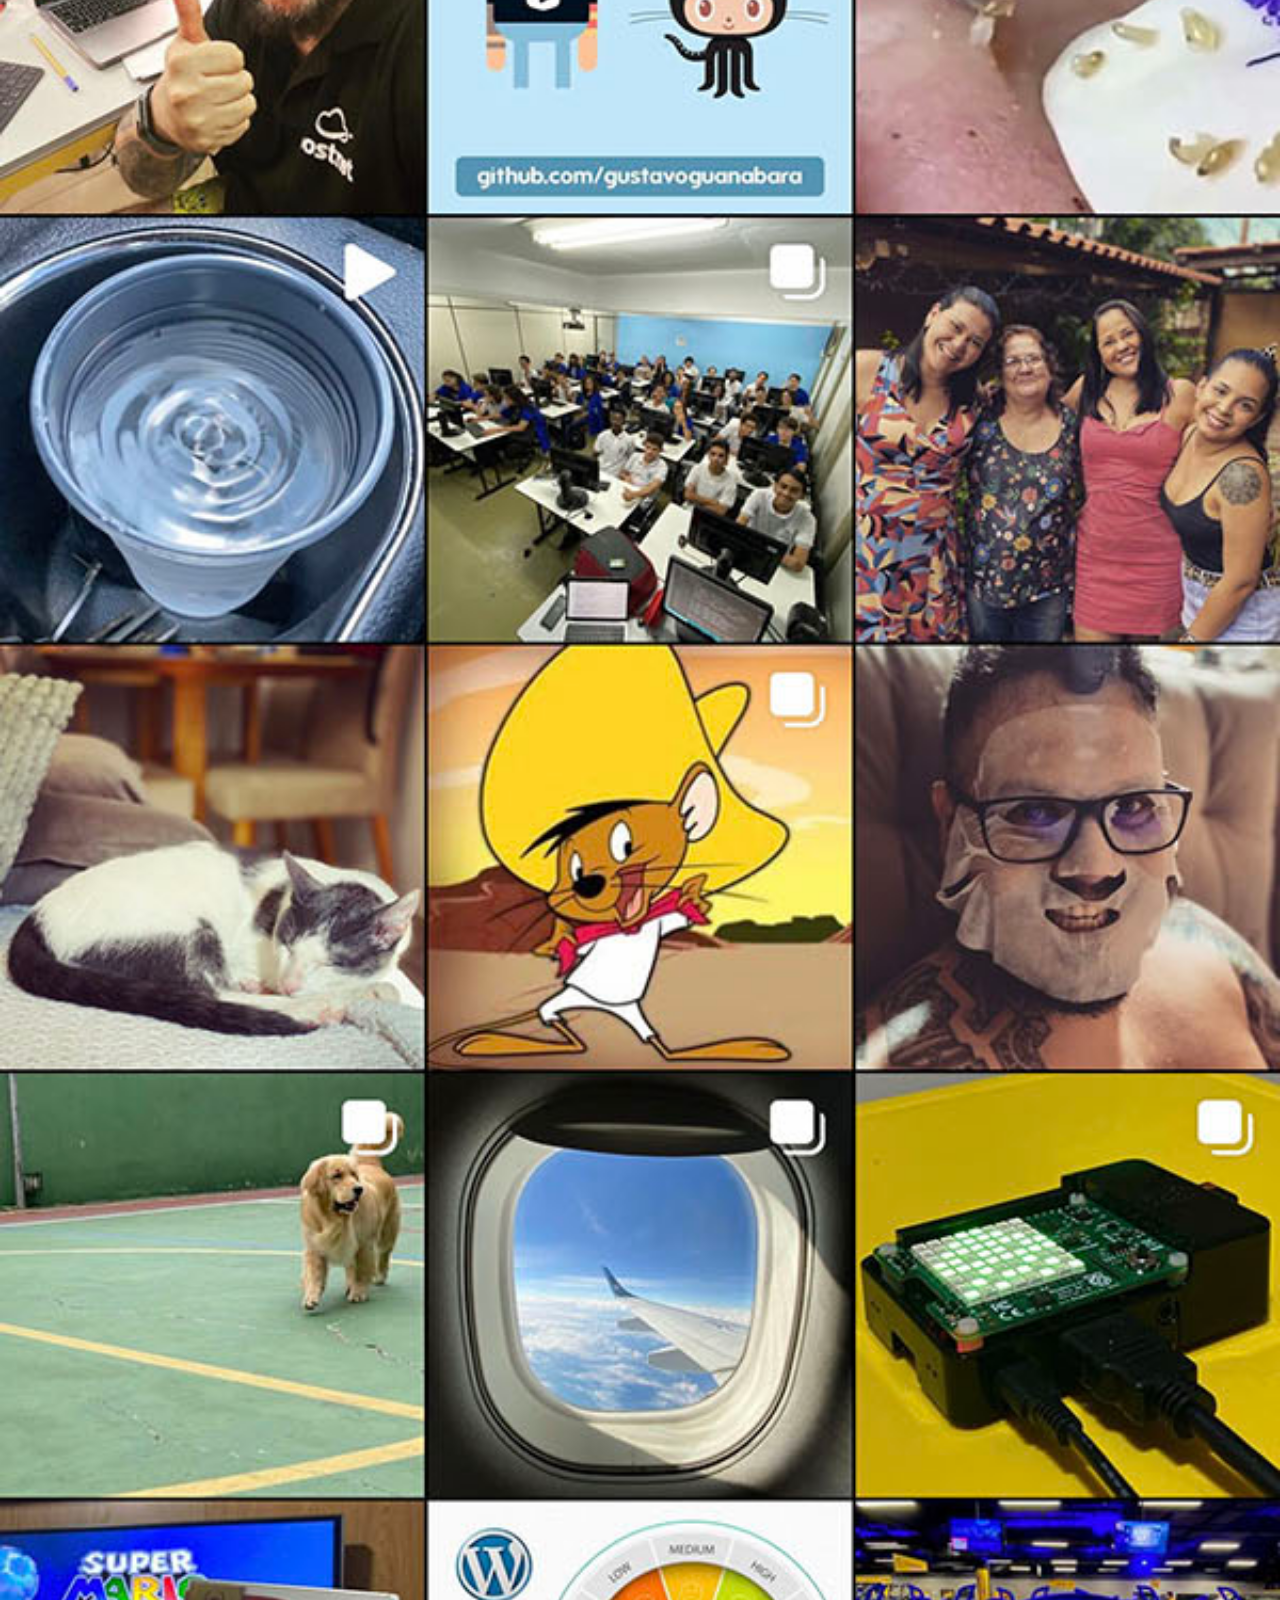
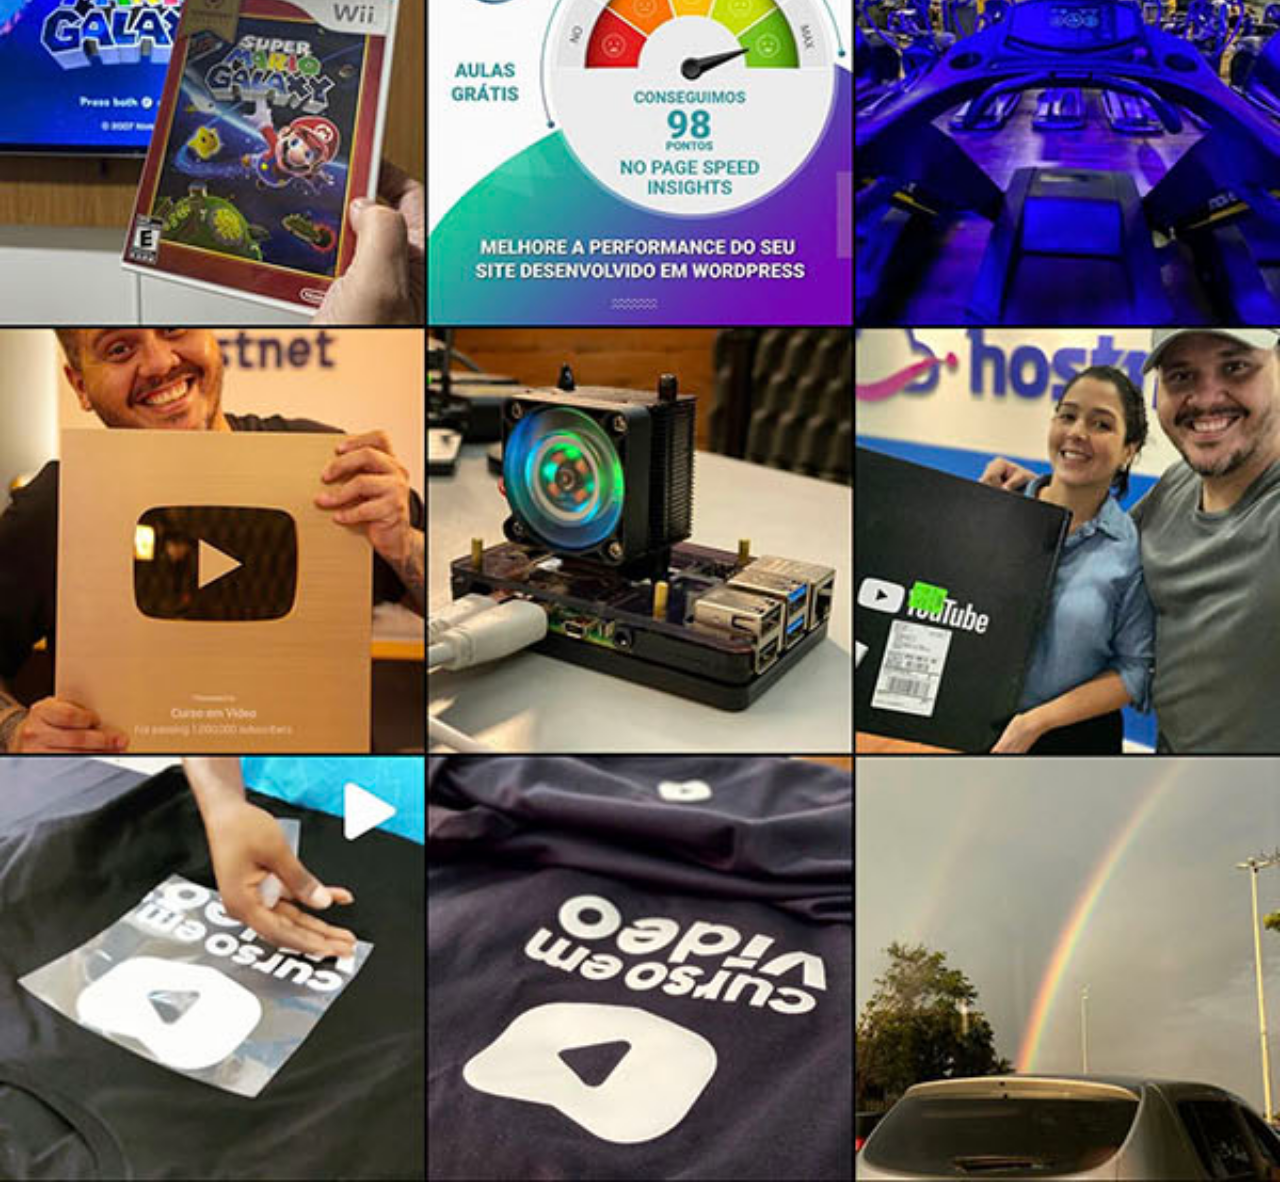
<file: instagram.html>
<!DOCTYPE html>
<html lang="pt-br">
<head>
    <meta charset="UTF-8">
    <meta name="viewport" content="width=device-width, initial-scale=1.0">
    <title>YouTube</title>
    <link rel="stylesheet" href="estilos/social.css">
</head>
<body>
    <img src="imagens/tela-instagram.jpg" alt="">

</body>
</html>
</file>
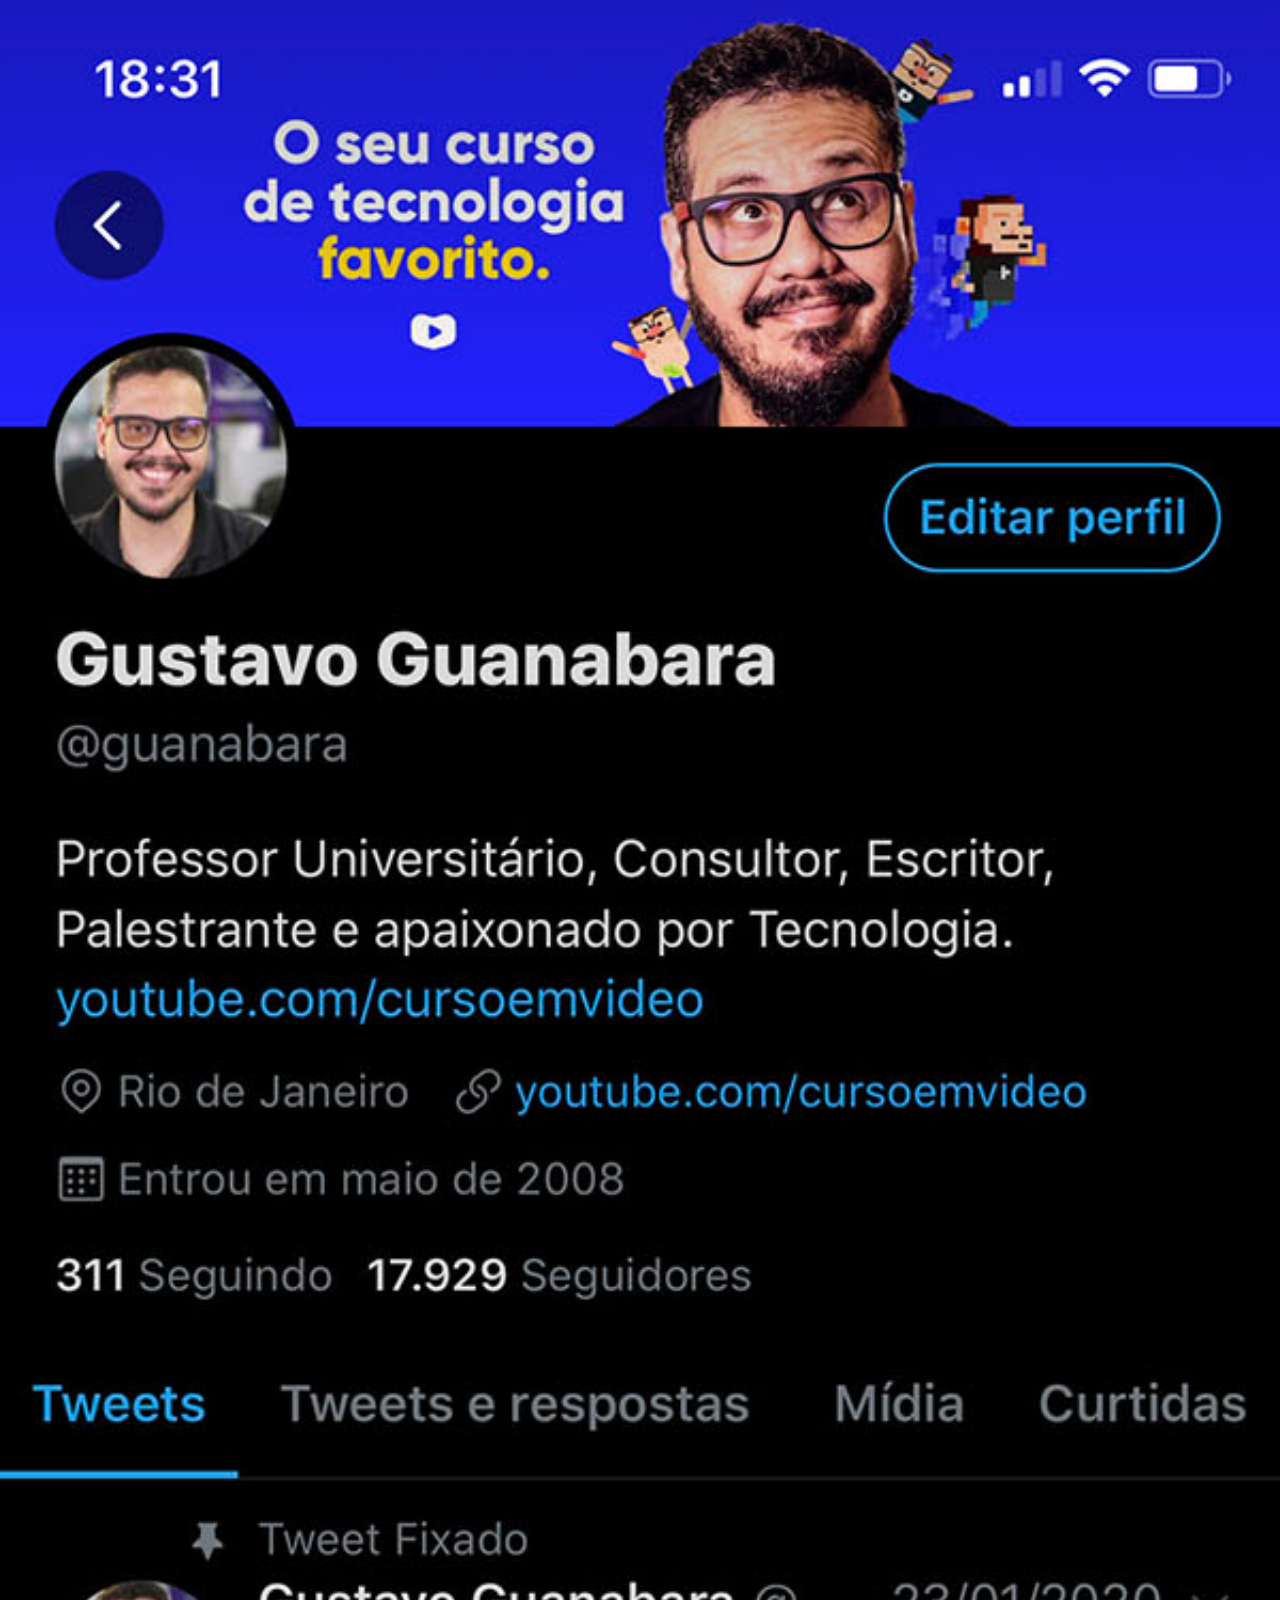
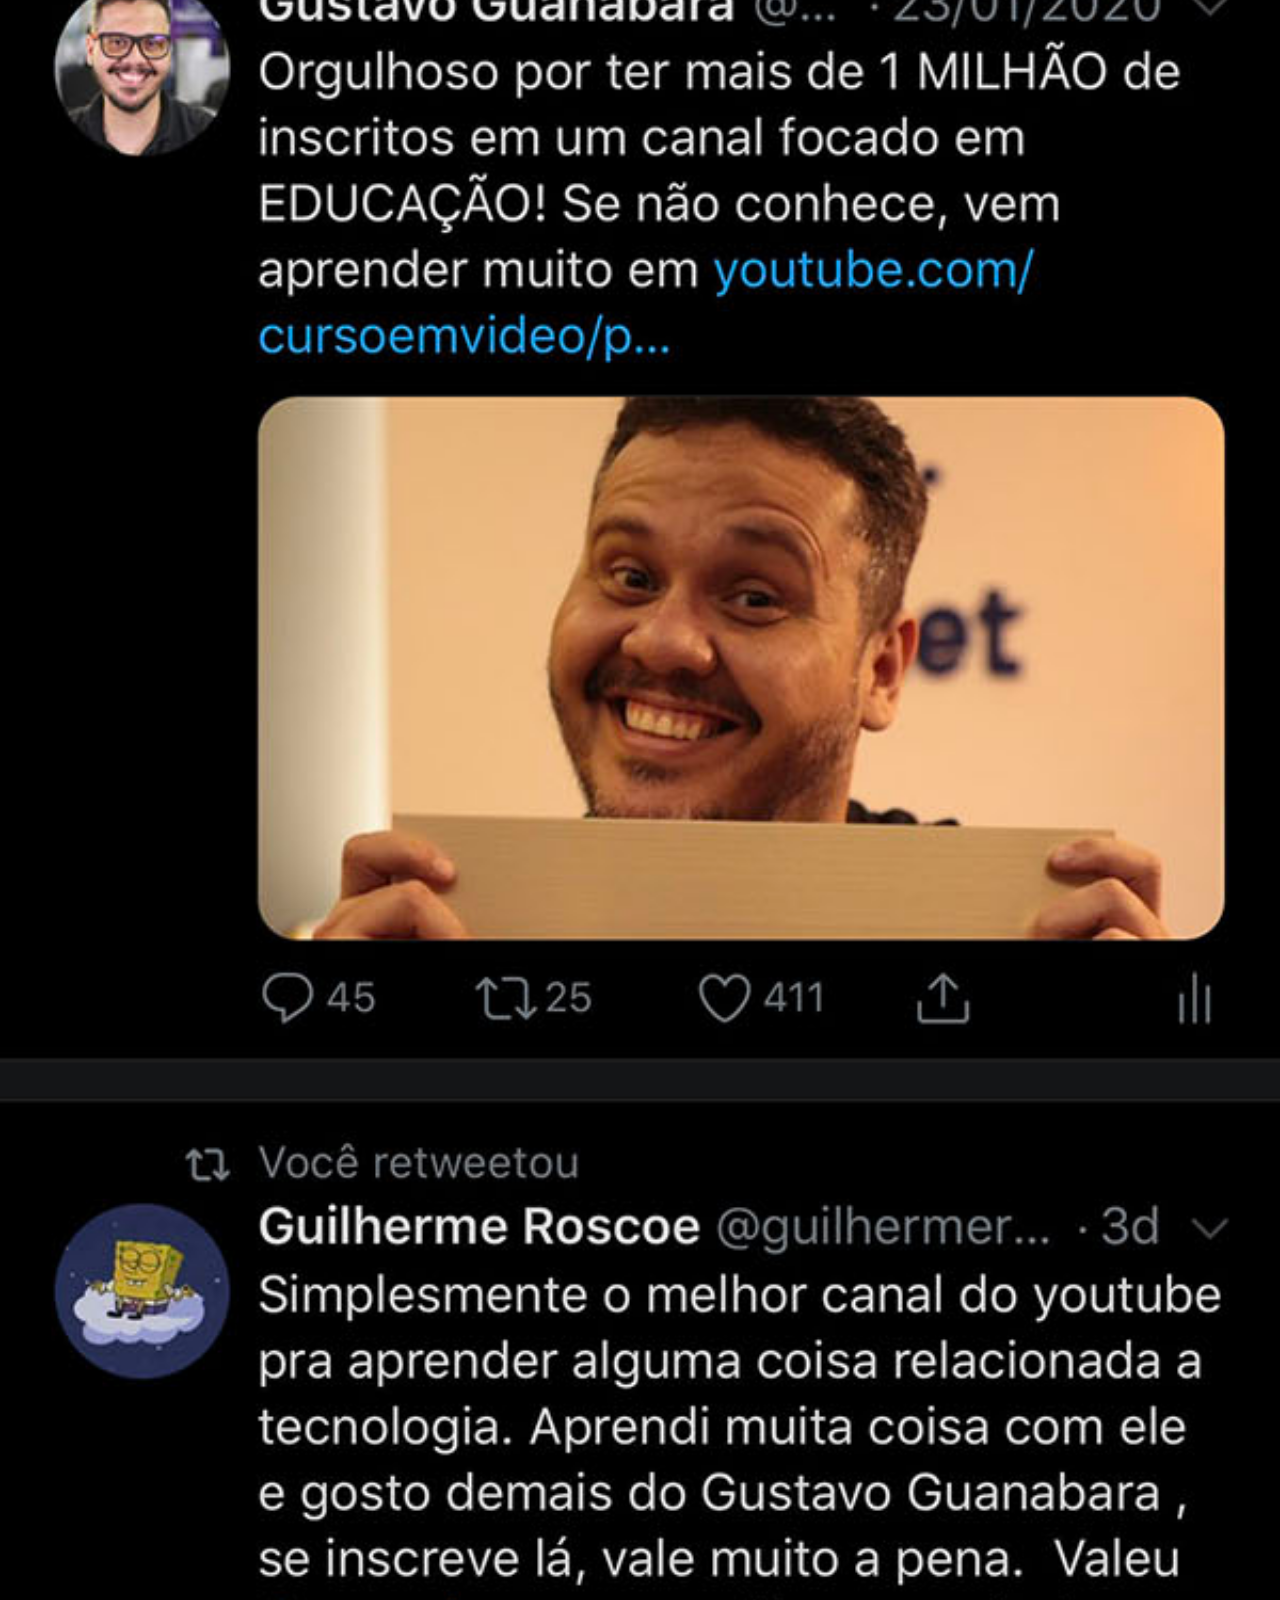
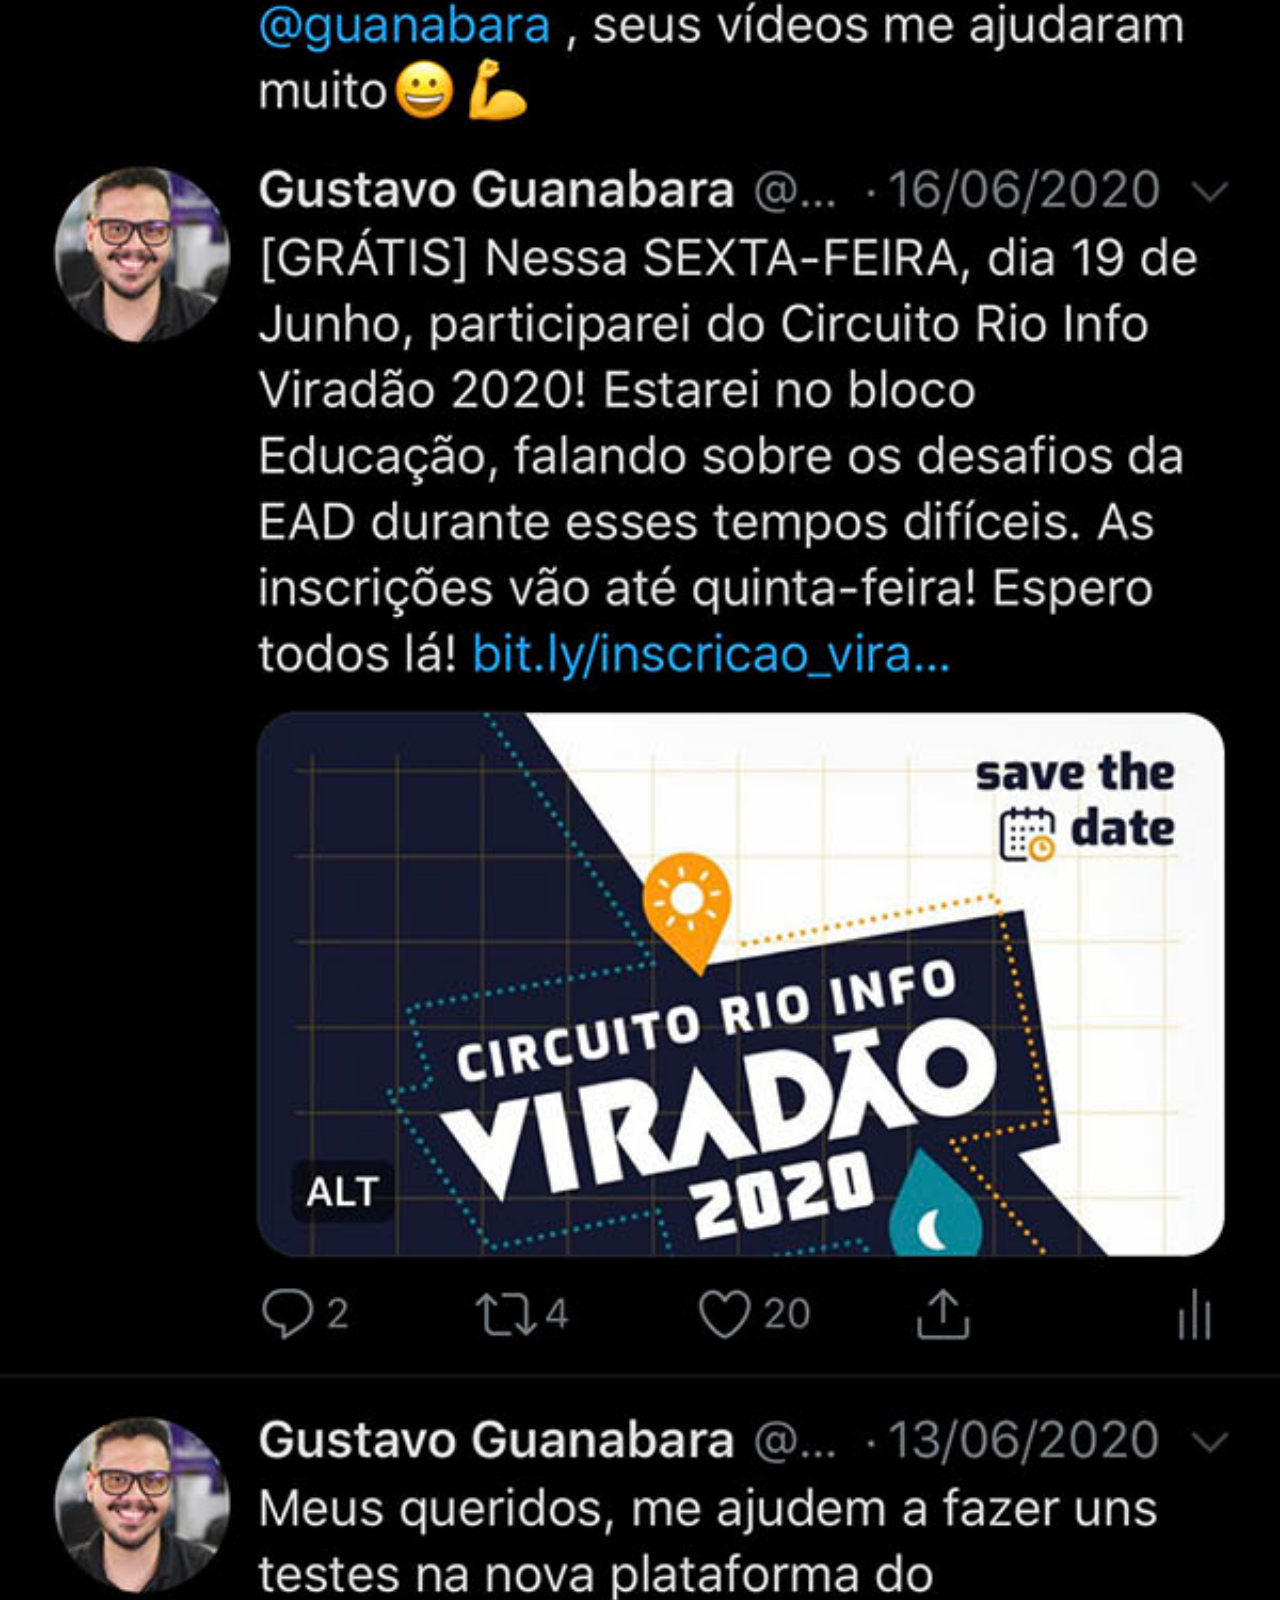
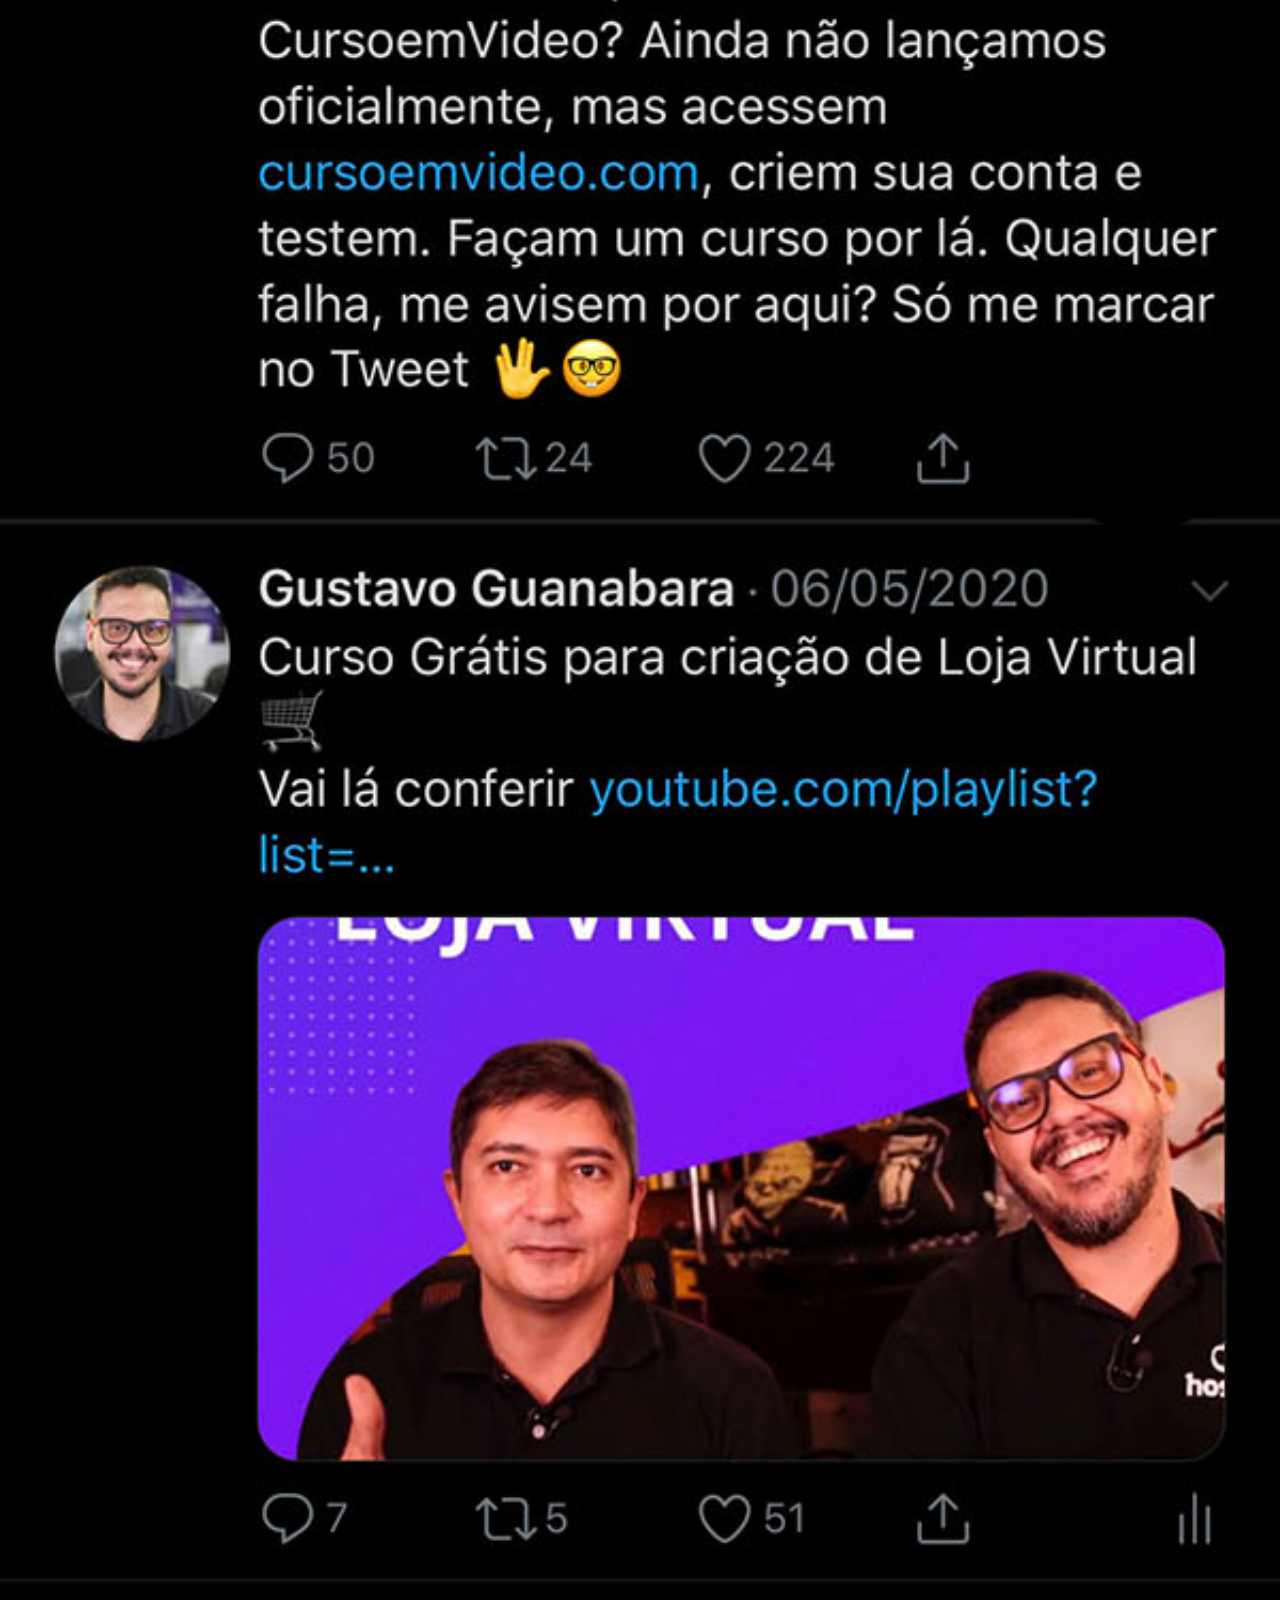
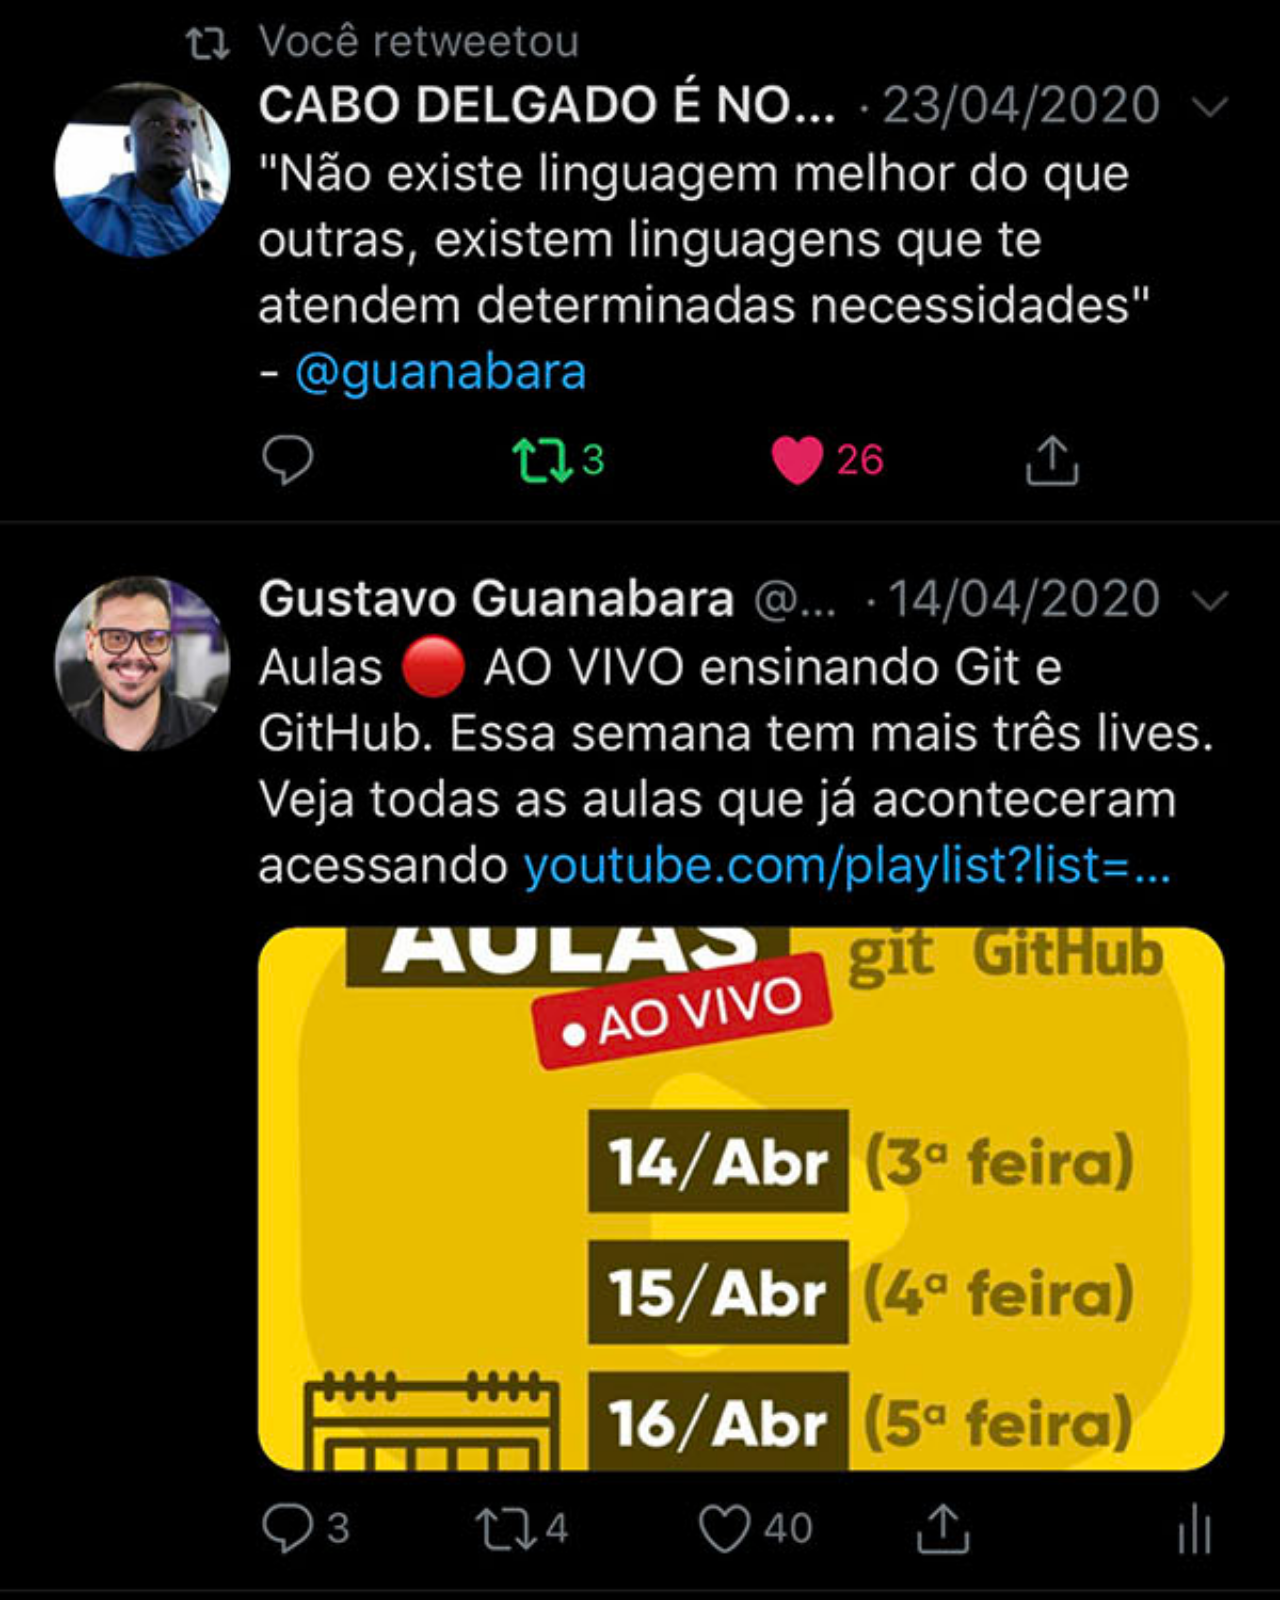
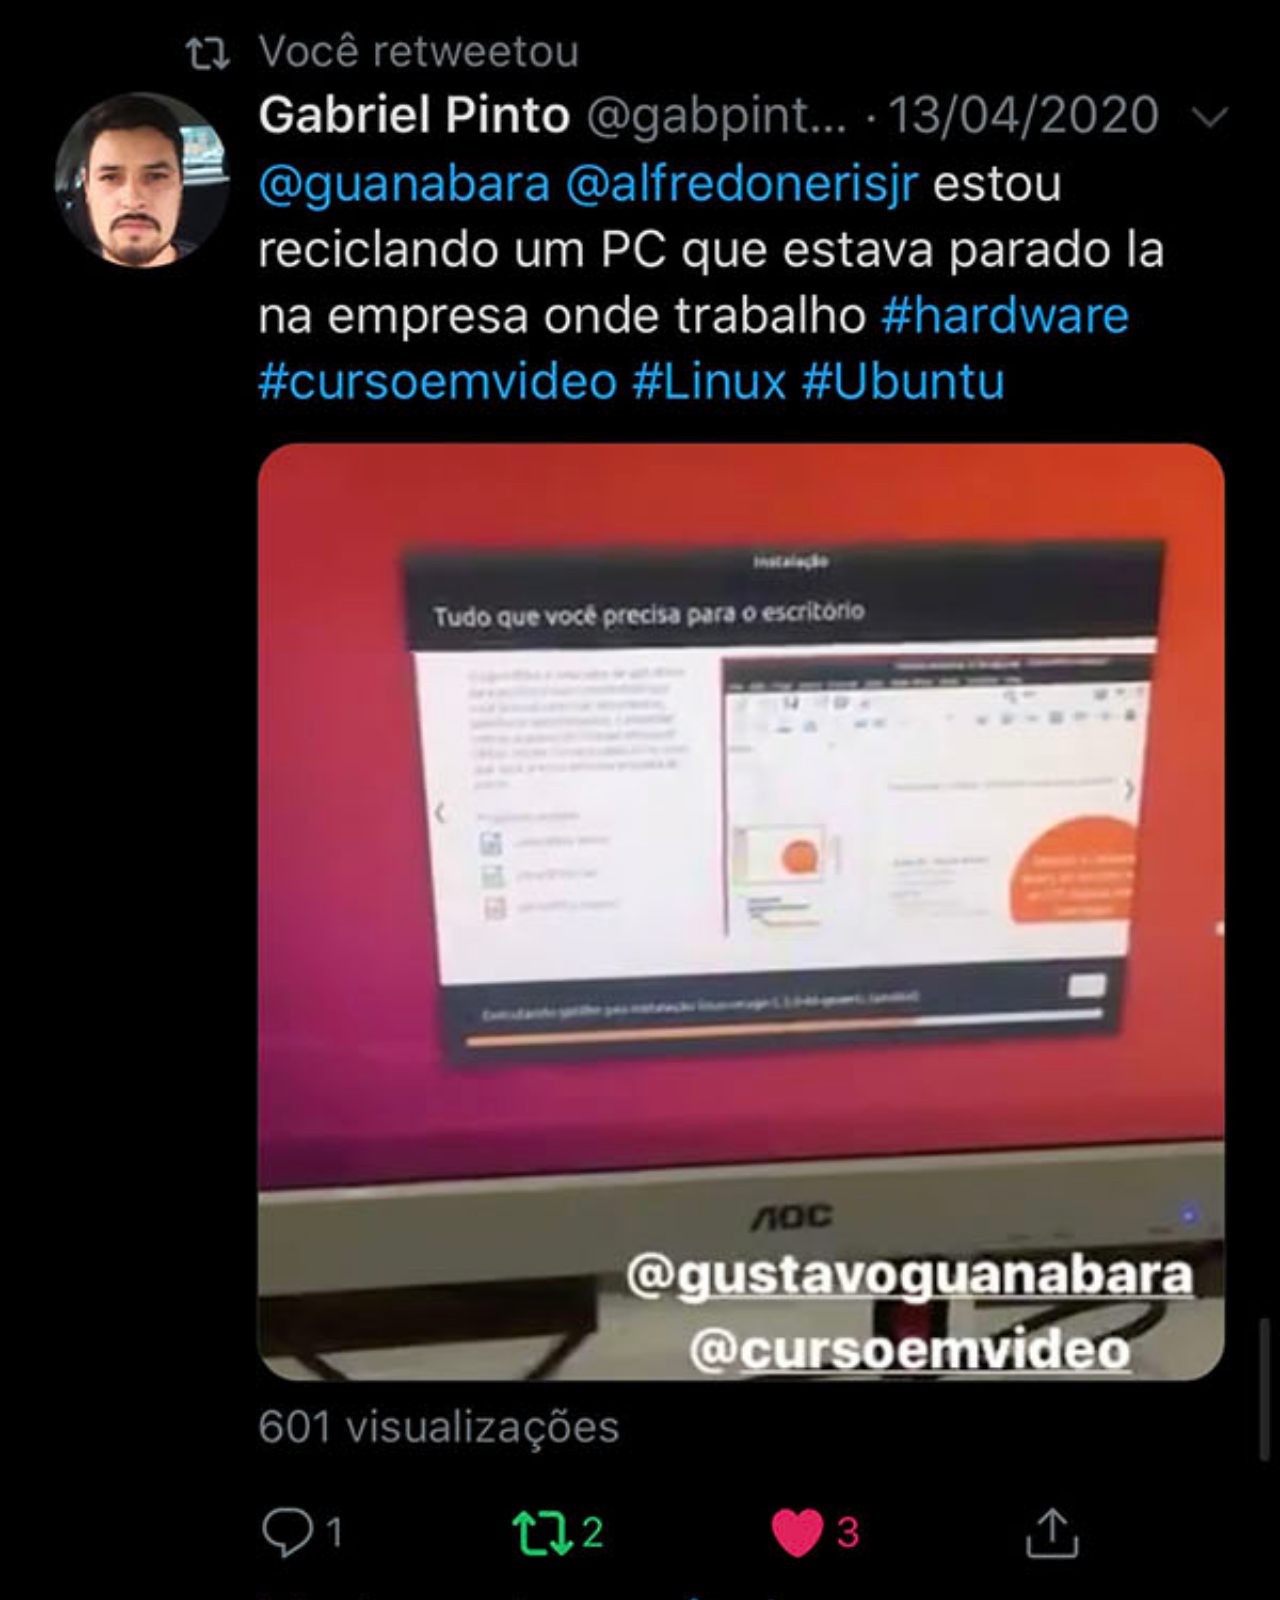
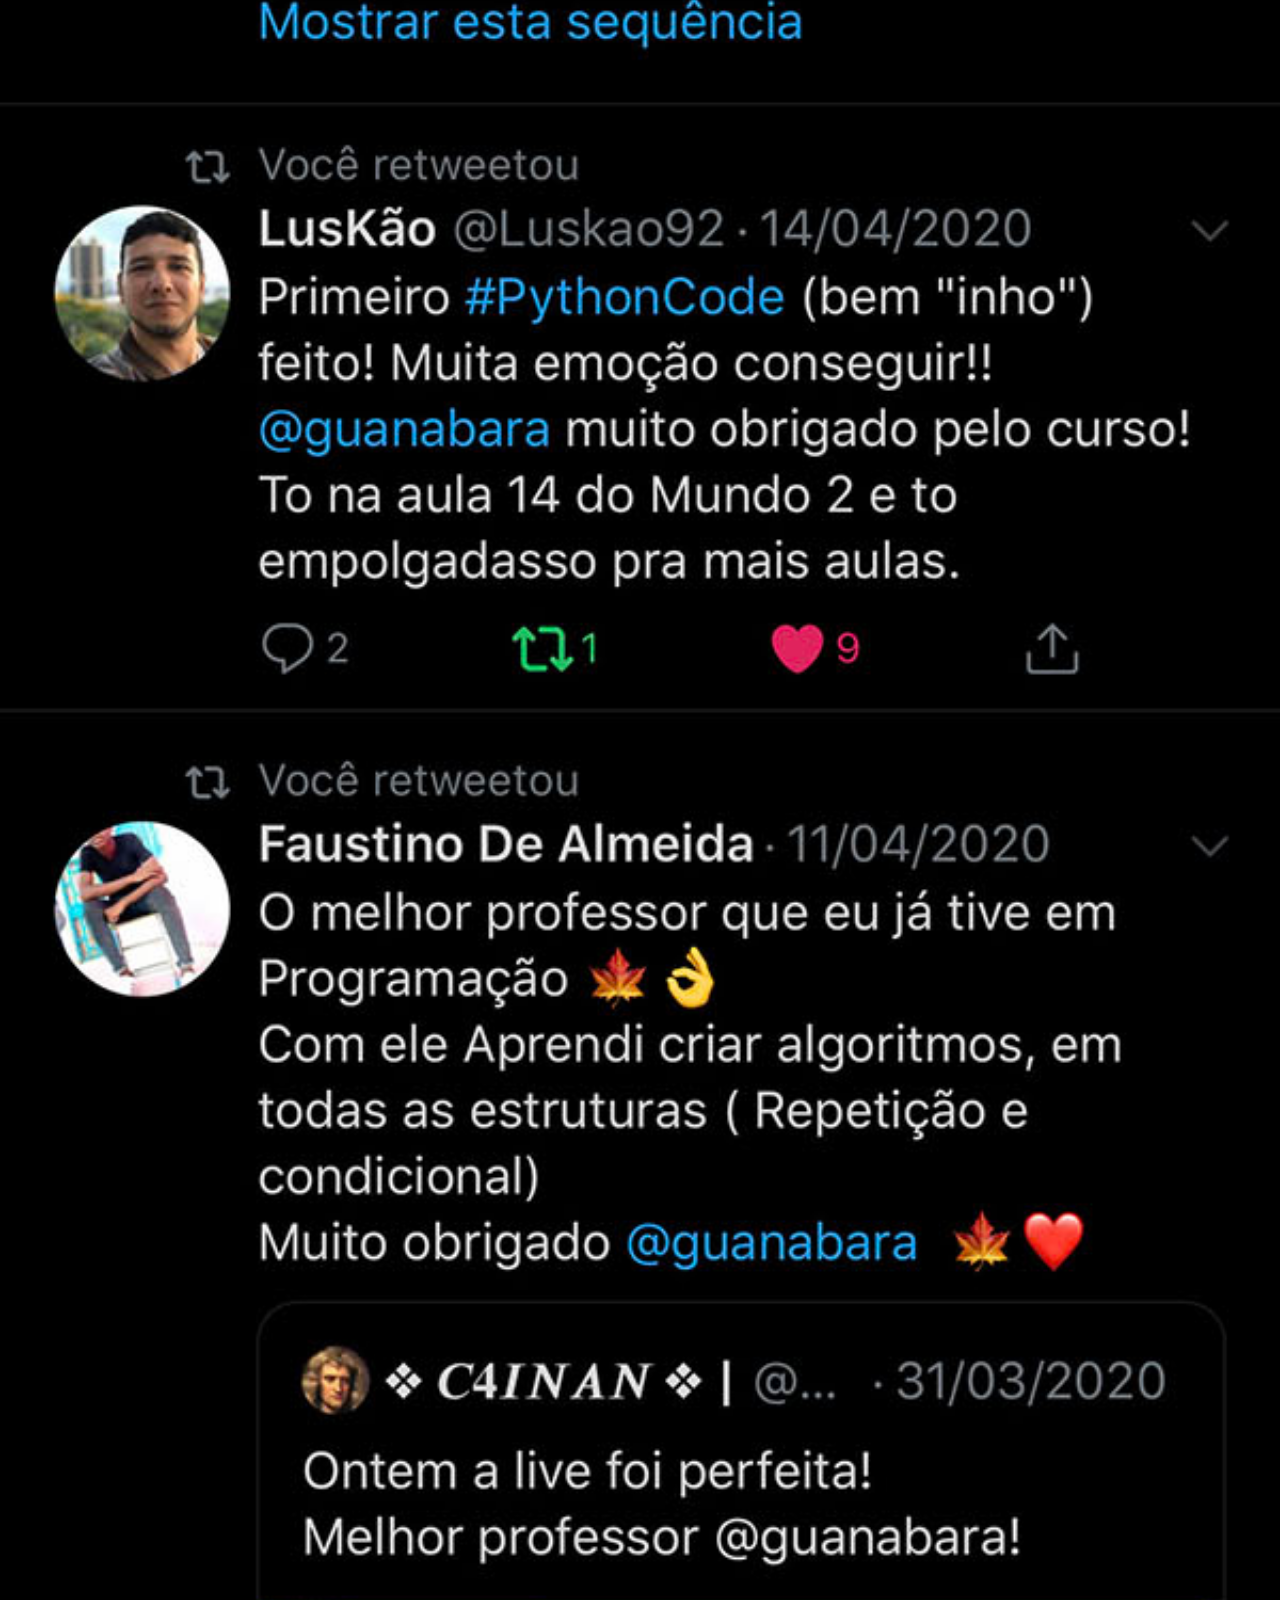
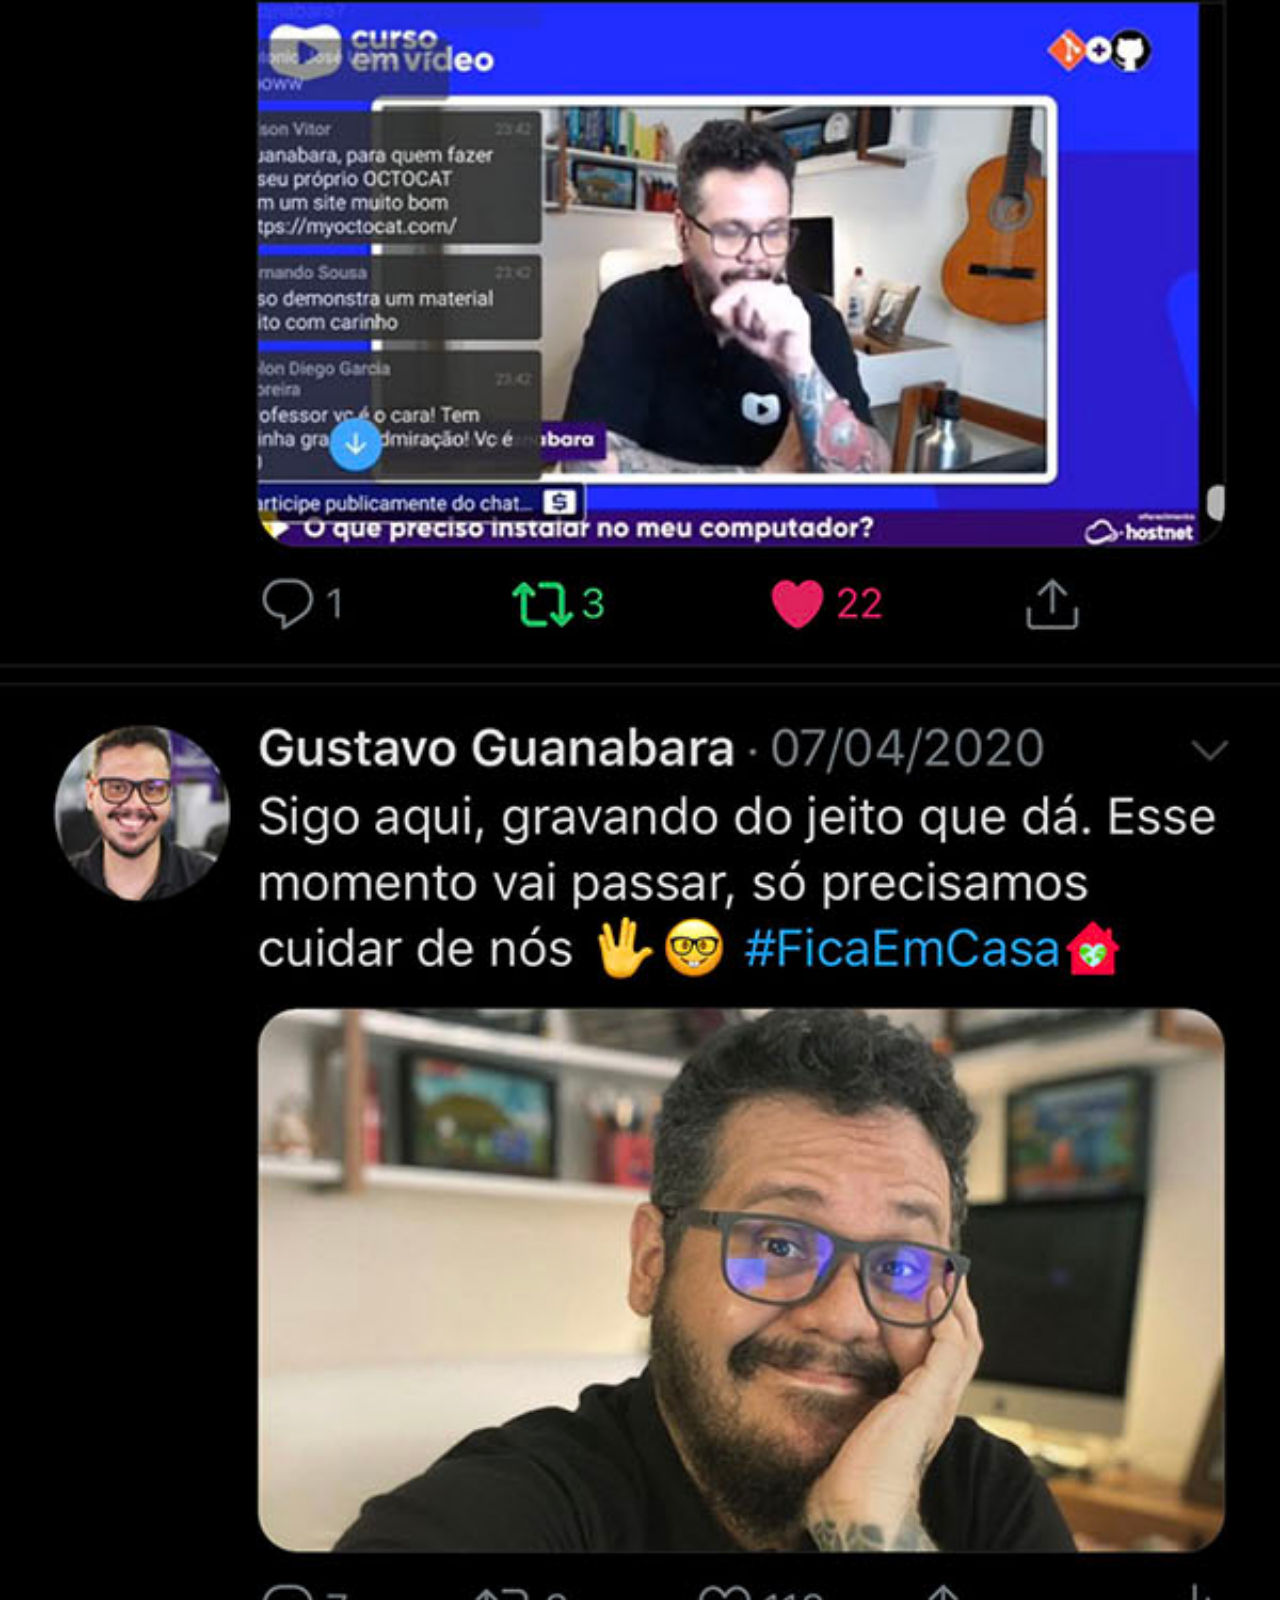
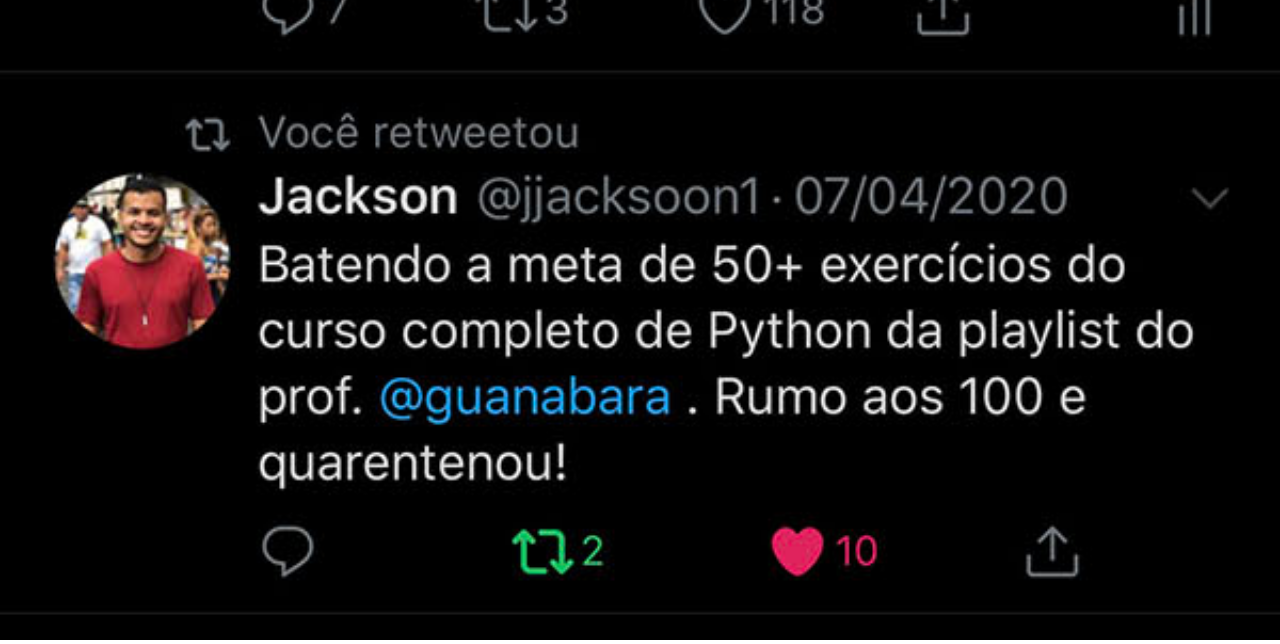
<file: twitter.html>
<!DOCTYPE html>
<html lang="pt-br">
<head>
    <meta charset="UTF-8">
    <meta name="viewport" content="width=device-width, initial-scale=1.0">
    <title>YouTube</title>
    <link rel="stylesheet" href="estilos/social.css">
</head>
<body>
    <img src="imagens/tela-twitter.jpg" alt="">

</body>
</html>
</file>
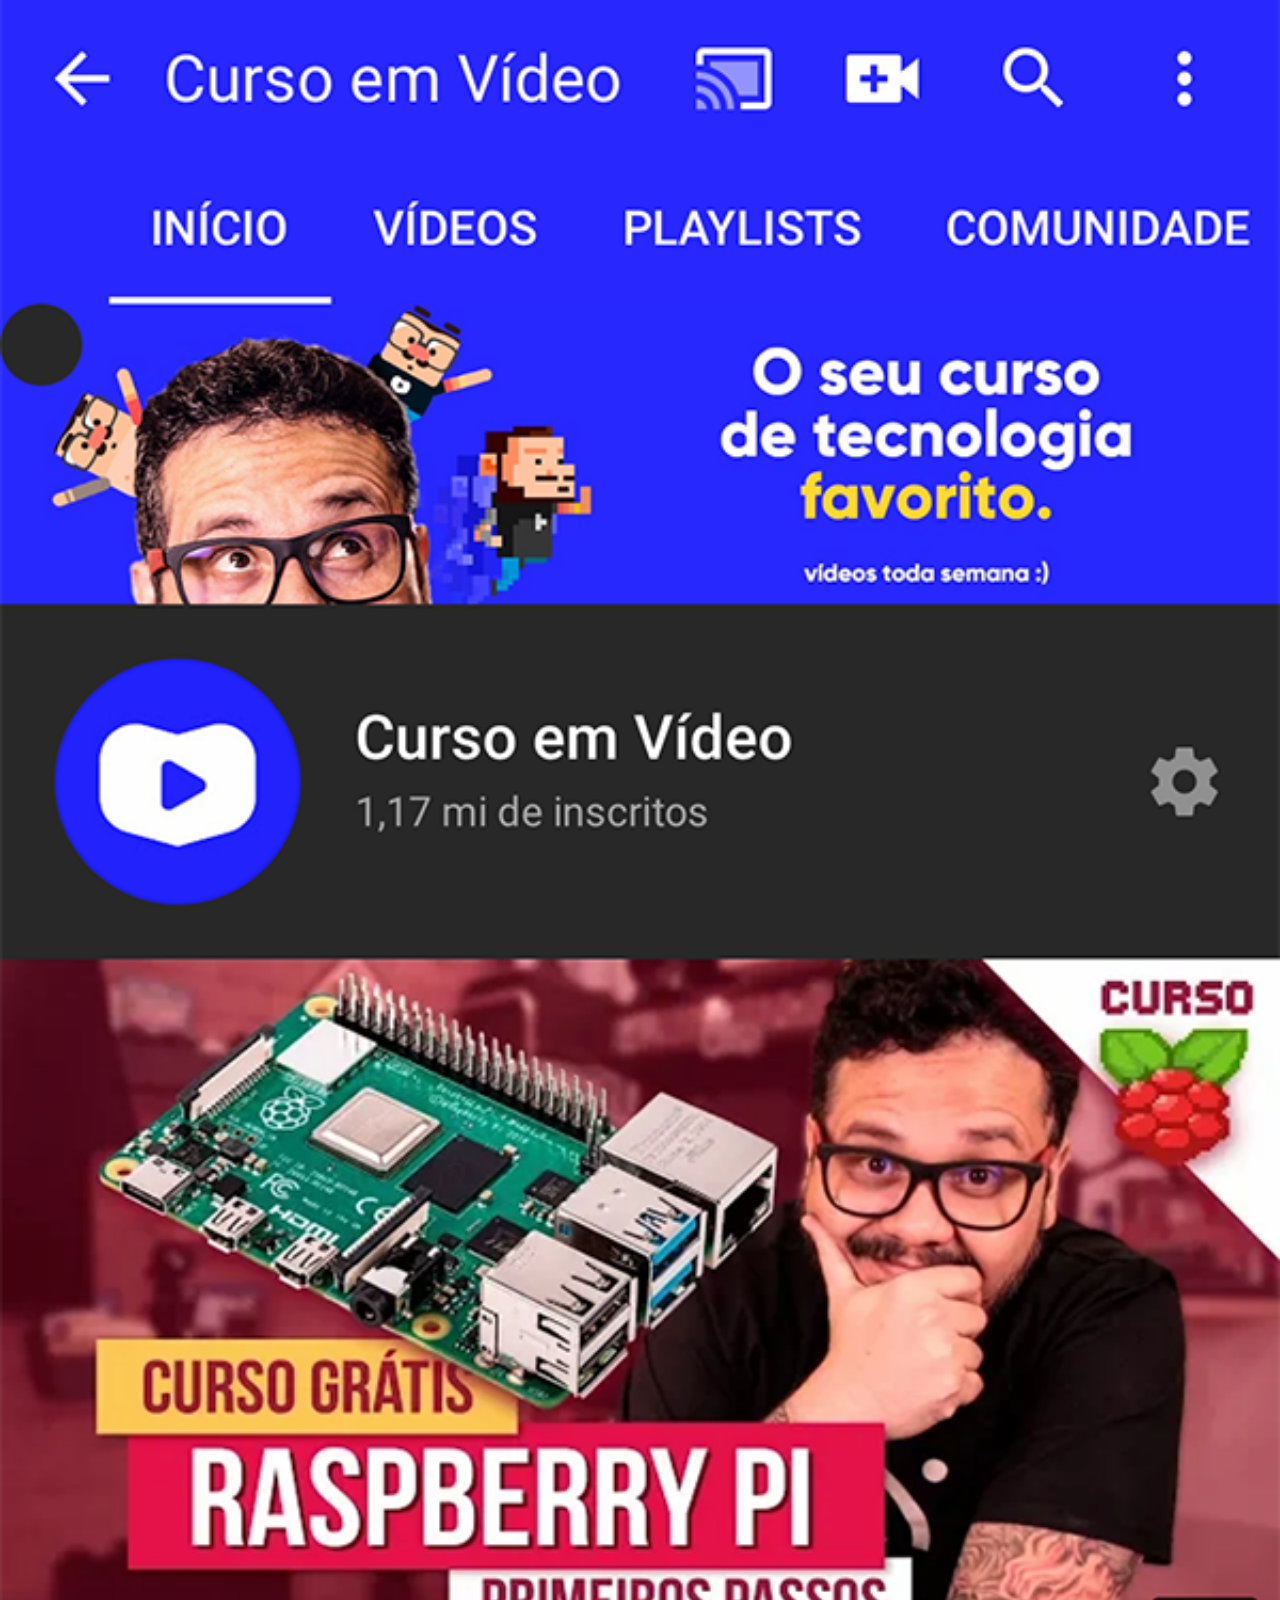
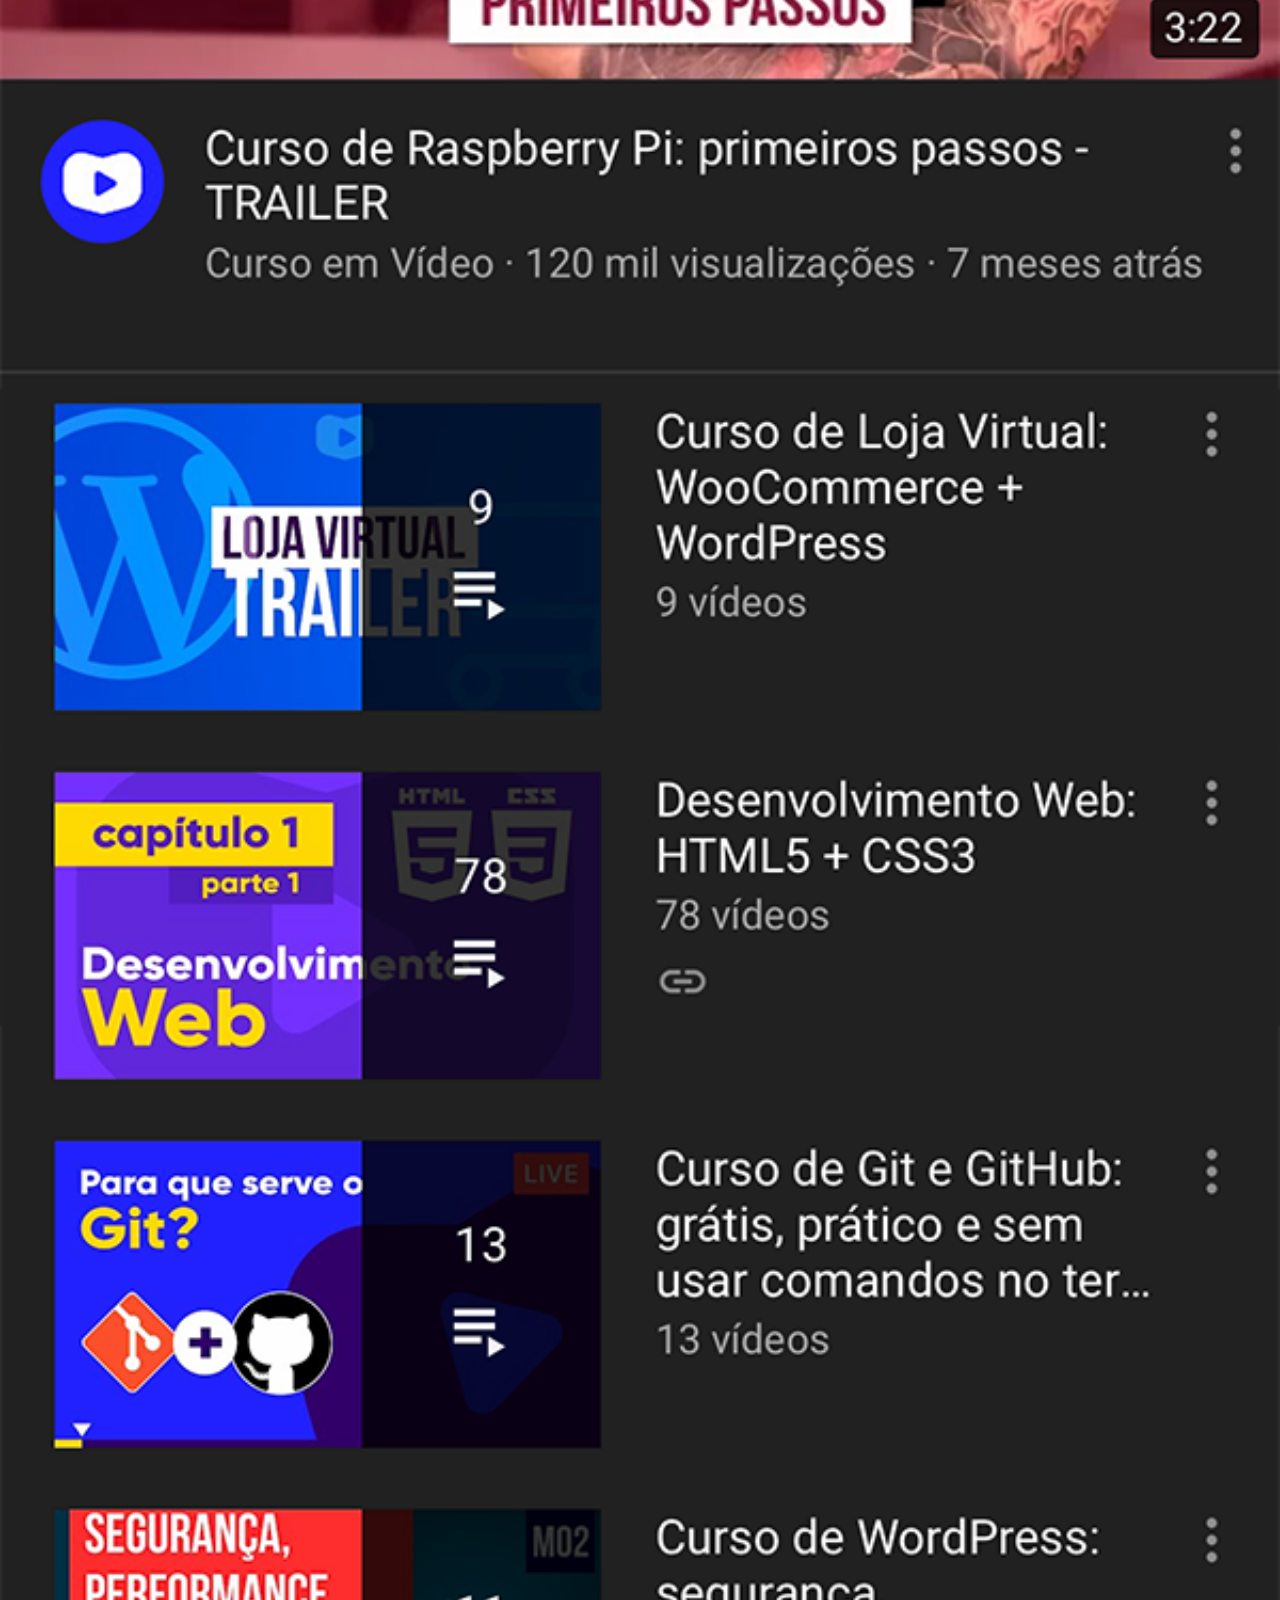
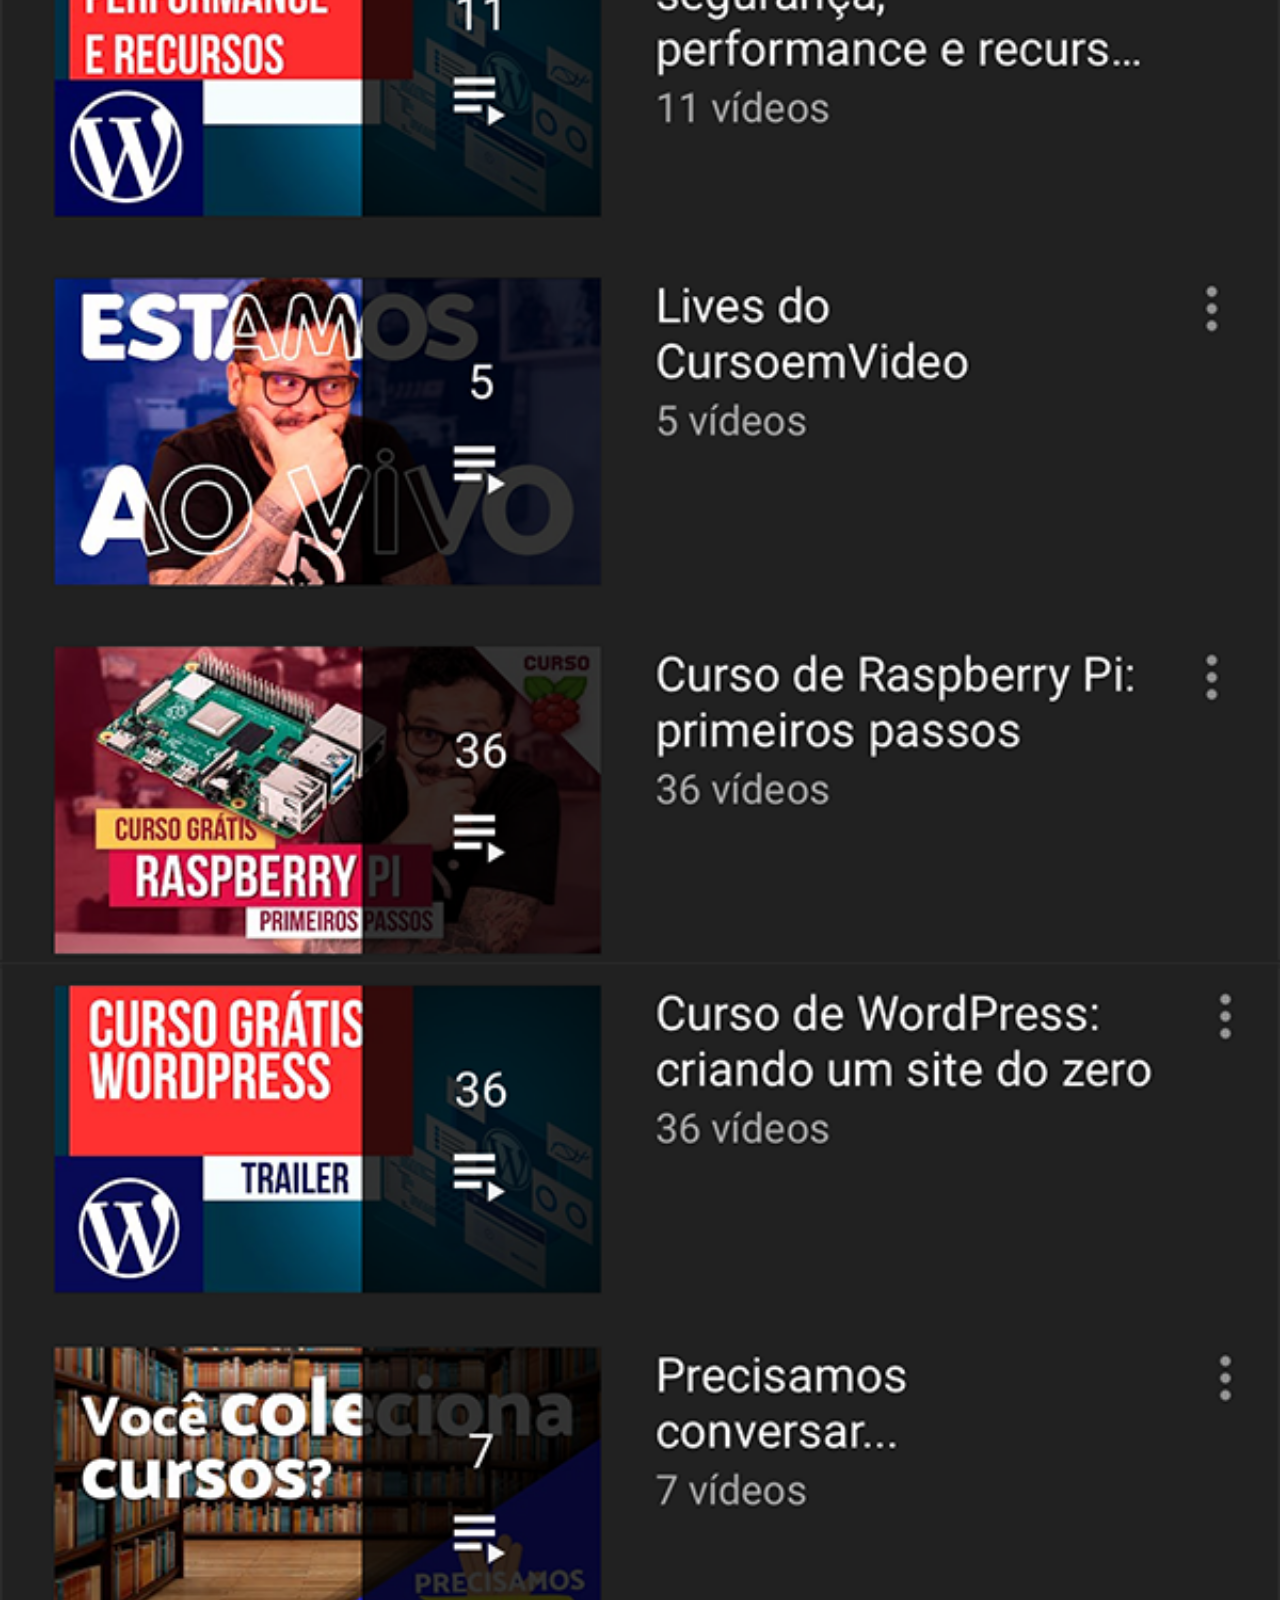
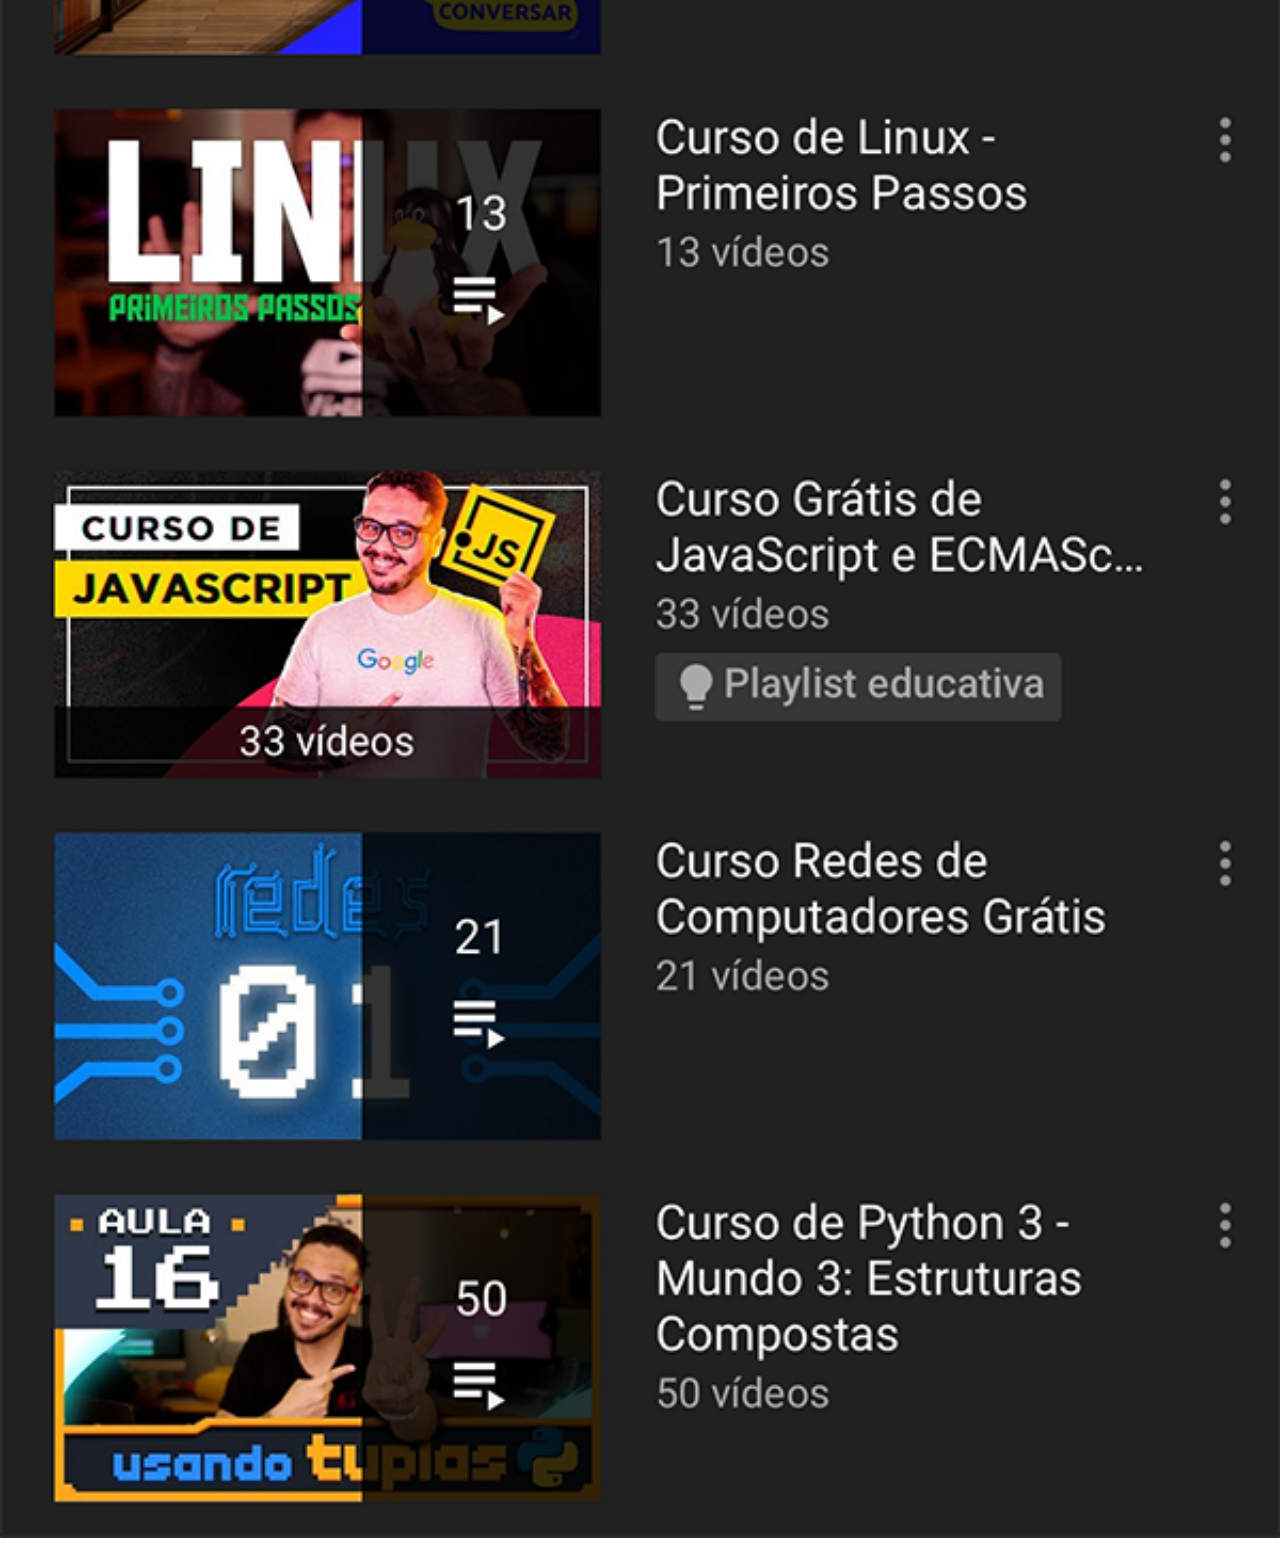
<file: youtube.html>
<!DOCTYPE html>
<html lang="pt-br">
<head>
    <meta charset="UTF-8">
    <meta name="viewport" content="width=device-width, initial-scale=1.0">
    <title>YouTube</title>
    <link rel="stylesheet" href="estilos/social.css">
</head>
<body>
    <img src="imagens/tela-youtube.png" alt="">

</body>
</html>
</file>
<file: estilos/style.css>
@charset "UTF-8";

* {
    margin: 0px;
    padding: 0px;
    font-family: Arial, Helvetica, sans-serif;
}

html, body {
    height: 100vh;
    width: 100vw;
    background-color: black;
}

body{
    background: url('../imagens/fundo-madeira.jpg') no-repeat top center;
    background-size: cover;
    background-attachment: fixed;
}

main {
    position: relative;
    height: 100vh;
}

section#telefone {
    position: absolute;
    top: 50%;
    left: 50%;
    transform: translate(-50%, -50%);

    height: 627px;
    width: 311px;
    background: url('../imagens/frame-iphone.png') no-repeat;
}

iframe#tela {
    position: relative;
    top: 79px;
    left: 21px;
    width: 269px;
    height: 472px;
}

section#redes-sociais{
    text-align: right;
}

section#redes-sociais img{
    width: 50px;
    margin: 10px;
    border-radius: 50%;
    box-shadow: 2px 2px 5px rgba(0, 0, 0, 0.400);
    box-sizing: border-box;
}

section#redes-sociais img:hover{
    border: 2px solid rgba(255, 255, 255, 0.600);
    transform: translate(-3px, -3px);
    box-shadow: 5px 5px 10px rgba(0, 0, 0, 0.600);
    transition: transform .25s, border .3s;
}
</file>
<file: estilos/social.css>
@charset "UTF-8";

* {
    margin: 0px;
    padding: 0px;
}

::-webkit-scrollbar{
    width: 0px;
    height: 0px;
}

img{
    width: 100vw;
}
</file>
